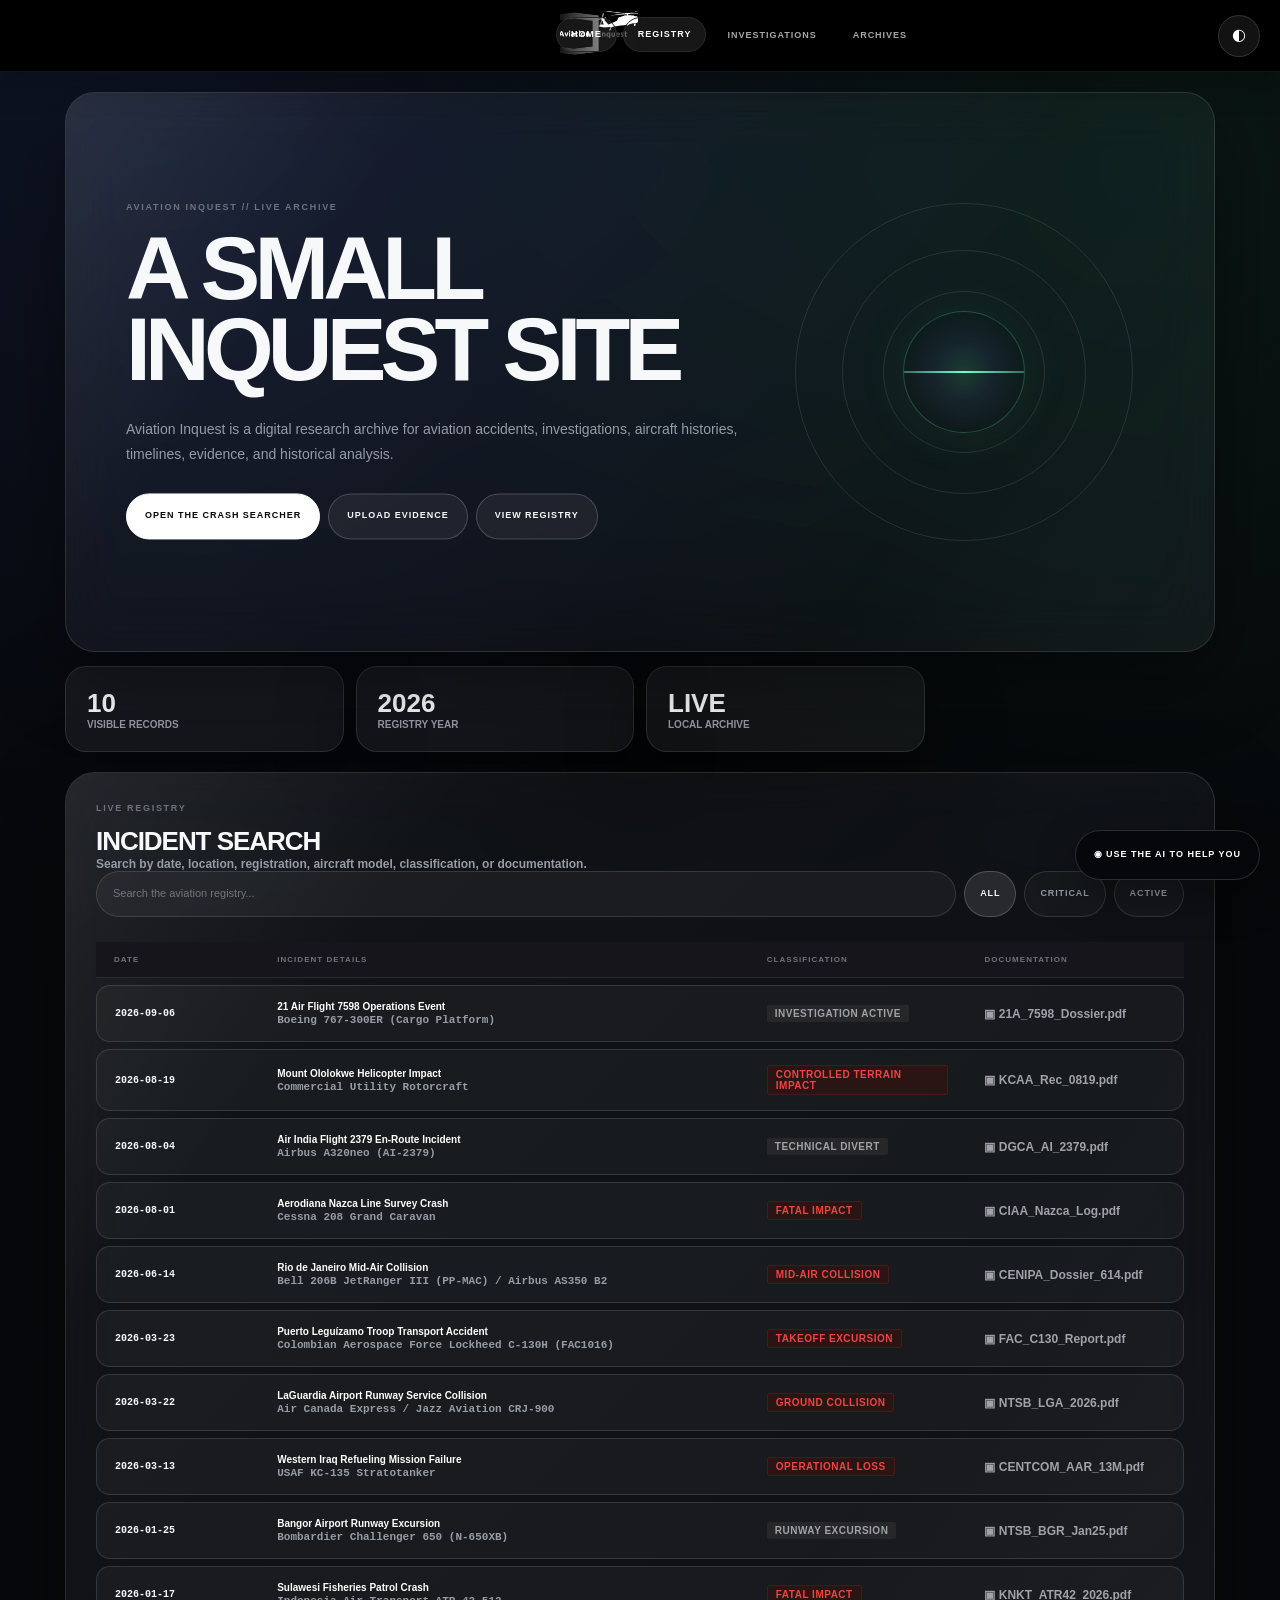
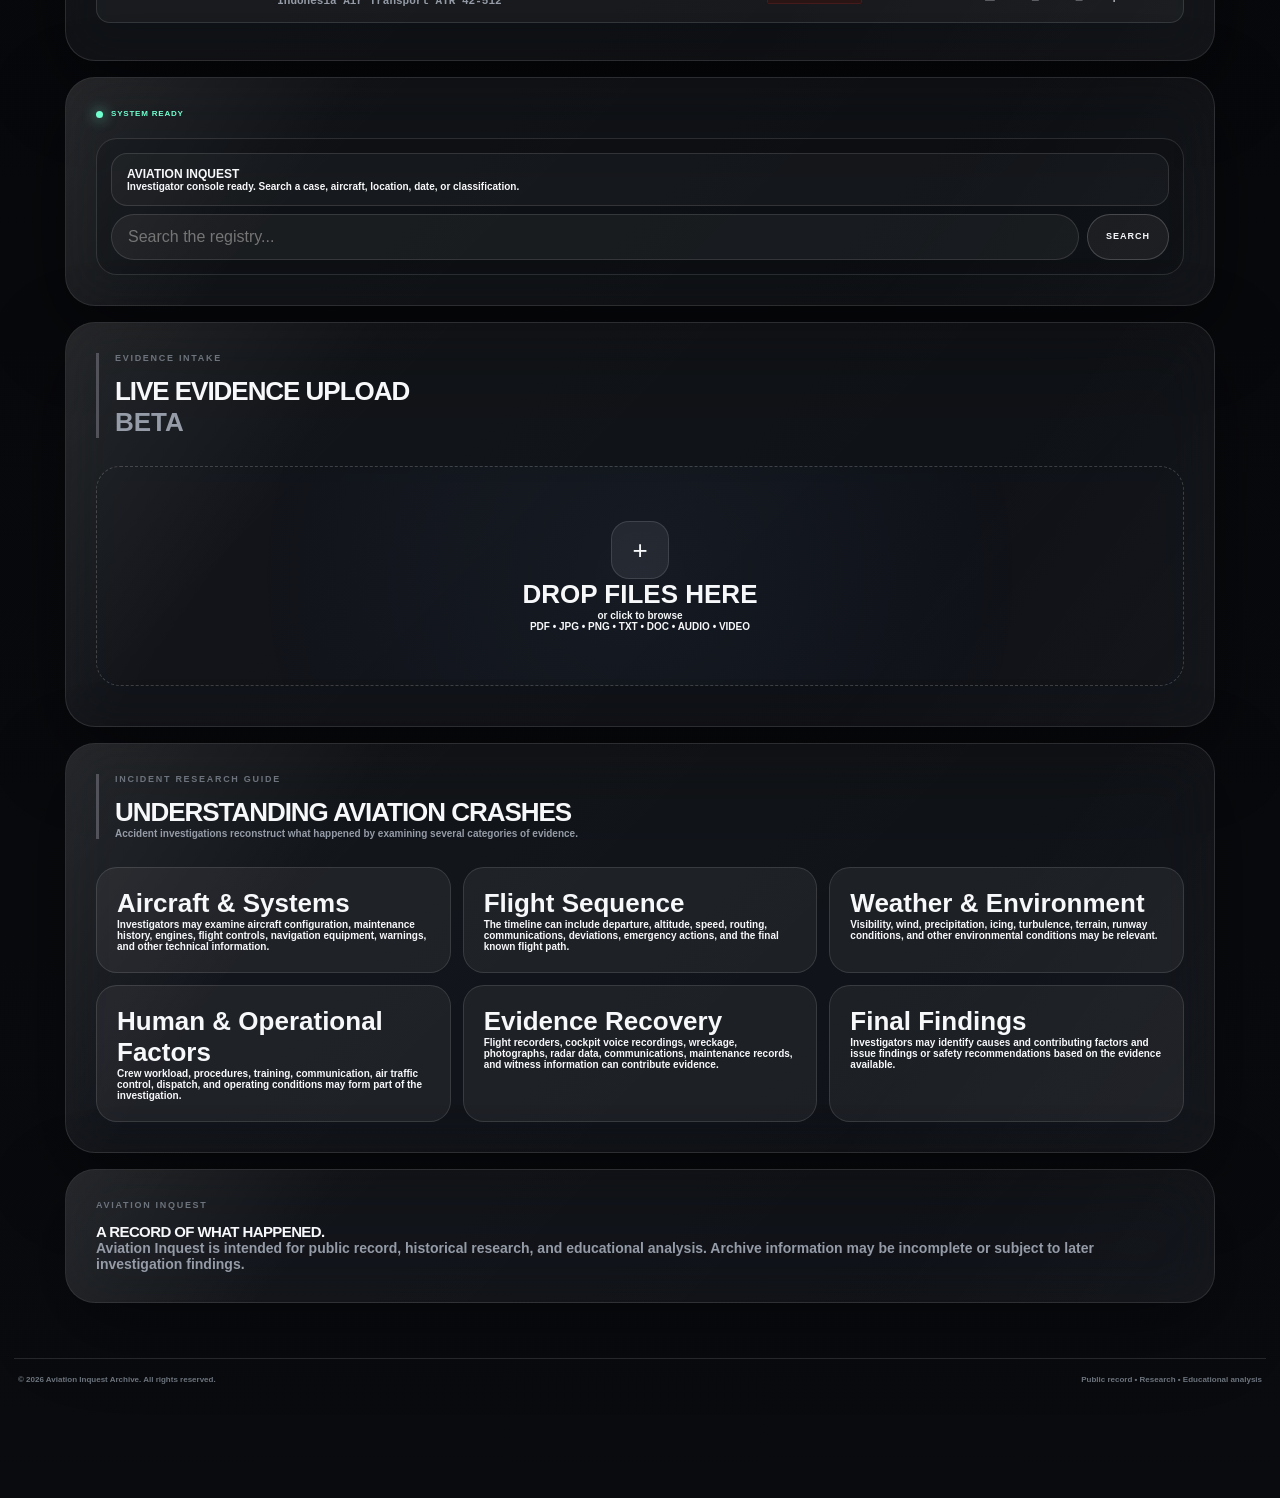
<file: index.html>
<!DOCTYPE html>
<html lang="en"><head>
<meta charset="UTF-8">
<meta name="viewport" content="width=device-width,initial-scale=1.0">
<title>Aviation Inquest | Home</title>
<link rel="stylesheet" href="styles.css">
<style>
:root{--bg:#050608;--bg2:#090b0f;--text:#f7f8fa;--muted:#959ca7;--muted2:#6d747d;--panel:rgba(255,255,255,.055);--panel2:rgba(255,255,255,.03);--stroke:rgba(255,255,255,.12);--stroke2:rgba(255,255,255,.19);--accent:#7ea9ff;--green:#71ffd0;--danger:#ff6767;--shadow:0 24px 80px rgba(0,0,0,.42)}
*{box-sizing:border-box}html{scroll-behavior:smooth}body{margin:0!important;min-height:100vh;background:radial-gradient(circle at 10% 0%,rgba(85,130,255,.12),transparent 28%),radial-gradient(circle at 90% 5%,rgba(80,255,195,.07),transparent 24%),linear-gradient(180deg,var(--bg),var(--bg2))!important;color:var(--text)!important;overflow-x:hidden;transition:background .25s ease,color .25s ease}.light-mode{--bg:#f4f7fa;--bg2:#e8edf3;--text:#11151b;--muted:#5e6773;--muted2:#7b8490;--panel:rgba(255,255,255,.82);--panel2:rgba(255,255,255,.62);--stroke:rgba(18,28,42,.11);--stroke2:rgba(18,28,42,.18);--shadow:0 24px 70px rgba(35,48,65,.12);background:linear-gradient(180deg,var(--bg),var(--bg2))!important}
body>nav{position:sticky!important;top:0!important;z-index:9000!important;width:100%!important;height:72px!important;margin:0!important;padding:0 20px!important;display:flex!important;align-items:center!important;justify-content:space-between!important;background:#000!important;border-bottom:1px solid rgba(255,255,255,.08)!important;box-shadow:0 10px 35px rgba(0,0,0,.22)!important}.logo-area{flex:0 0 88px!important;display:flex!important;align-items:center!important}.logo-area a{width:78px!important;height:46px!important;display:flex!important;align-items:center!important;overflow:hidden!important;text-decoration:none!important}.logo-image{width:88px!important;height:62px!important;object-fit:contain!important;transform:scale(1.08)!important;display:block!important}.nav-links{display:flex!important;align-items:center!important;gap:6px!important}.nav-links a{color:rgba(255,255,255,.65)!important;text-decoration:none!important;padding:10px 14px!important;border-radius:999px!important;font-size:9px!important;font-weight:900!important;letter-spacing:.11em!important;transition:.18s ease!important}.nav-links a:hover,.nav-links a.active{color:#fff!important;background:rgba(255,255,255,.09)!important;transform:translateY(-1px)}
.theme-toggle{width:42px;height:42px;border:1px solid rgba(255,255,255,.14);border-radius:50%;background:rgba(255,255,255,.07);color:#fff;cursor:pointer;font-size:16px;display:grid;place-items:center;transition:.18s ease}.theme-toggle:hover{transform:rotate(10deg) scale(1.04);background:rgba(255,255,255,.12)}
body>.container{width:min(1400px,calc(100% - 28px))!important;margin:20px auto 55px!important;padding:0!important}section{scroll-margin-top:92px}.glass-hero,.glass-panel{position:relative;overflow:hidden;border:1px solid var(--stroke)!important;border-radius:30px!important;background:linear-gradient(135deg,var(--panel),var(--panel2))!important;box-shadow:var(--shadow)!important;backdrop-filter:blur(28px) saturate(150%)!important;-webkit-backdrop-filter:blur(28px) saturate(150%)!important}.glass-hero:before,.glass-panel:before{content:"";position:absolute;inset:0;pointer-events:none;background:linear-gradient(125deg,rgba(255,255,255,.075),transparent 23%,transparent 72%,rgba(255,255,255,.025))}.glass-hero{min-height:560px;padding:clamp(28px,6vw,70px);display:flex;align-items:center;justify-content:space-between;gap:36px}.hero-copy{position:relative;z-index:2;max-width:760px}.eyebrow{color:var(--muted2)!important;font-size:9px!important;font-weight:900!important;letter-spacing:.19em!important;margin-bottom:13px!important}.hero-copy h1{margin:0!important;font-size:clamp(48px,7vw,94px)!important;line-height:.91!important;letter-spacing:-.065em!important}.hero-copy h1 span{background:linear-gradient(90deg,var(--text),var(--accent),var(--green));-webkit-background-clip:text;background-clip:text;color:transparent}.hero-copy p{max-width:700px;color:var(--muted)!important;font-size:14px!important;line-height:1.8!important;margin:26px 0!important}.hero-actions,.toolbar,.ai-input{display:flex!important;flex-wrap:wrap;gap:8px!important}.action-btn{appearance:none;display:inline-flex!important;align-items:center!important;justify-content:center!important;min-height:46px;padding:0 18px!important;border:1px solid var(--stroke2)!important;border-radius:999px!important;background:rgba(255,255,255,.06)!important;color:var(--text)!important;text-decoration:none!important;font-size:9px!important;font-weight:900!important;letter-spacing:.11em!important;cursor:pointer;transition:.18s ease!important}.action-btn:hover{transform:translateY(-2px)!important;background:rgba(255,255,255,.11)!important;box-shadow:0 12px 28px rgba(0,0,0,.13)}.action-btn.primary{background:#fff!important;color:#08090b!important;border-color:#fff!important}.hero-visual{width:360px;aspect-ratio:1;flex-shrink:0;position:relative;display:grid;place-items:center}.radar-ring{position:absolute;border:1px solid rgba(255,255,255,.10);border-radius:50%}.radar-one{width:45%;height:45%}.radar-two{width:68%;height:68%}.radar-three{width:94%;height:94%}.radar-core{position:relative;width:34%;aspect-ratio:1;border:1px solid rgba(110,255,200,.23);border-radius:50%;display:grid;place-items:center;overflow:hidden;background:radial-gradient(circle,rgba(110,255,190,.15),rgba(100,140,255,.08),transparent 70%);box-shadow:0 0 55px rgba(100,255,190,.08)}.radar-core:before{content:"";position:absolute;width:160%;height:2px;background:linear-gradient(90deg,transparent,var(--green),transparent);animation:sweep 3s linear infinite}.radar-core span{position:relative;z-index:2;font-size:25px;font-weight:900}@keyframes sweep{to{transform:rotate(360deg)}}
.stats{display:grid!important;grid-template-columns:repeat(4,minmax(0,1fr))!important;gap:12px!important;margin-top:14px!important}.stat{padding:21px!important;border:1px solid var(--stroke)!important;border-radius:21px!important;background:var(--panel)!important;box-shadow:var(--shadow)}.stat strong{display:block;color:var(--text)!important;font-size:26px!important}.stat span{display:block;margin-top:4px;color:var(--muted)!important;font-size:10px!important}.glass-panel{margin-top:16px;padding:30px!important}.glass-panel>header,.ai-header{position:relative;z-index:2}.glass-panel header h2{color:var(--text)!important;letter-spacing:-.04em!important;margin-top:0}.glass-panel header p{color:var(--muted)!important}.search-wrap{flex:1 1 320px;position:relative}.search-box{width:100%!important;min-height:46px;padding:0 45px 0 16px!important;border:1px solid var(--stroke)!important;border-radius:999px!important;outline:none!important;background:rgba(255,255,255,.045)!important;color:var(--text)!important;font-size:11px!important}.light-mode .search-box{background:rgba(255,255,255,.82)!important}.clear-search{position:absolute;right:6px;top:6px;width:34px;height:34px;border:0;border-radius:50%;background:rgba(255,255,255,.08);color:var(--muted);cursor:pointer}.filter-btn{min-height:44px;padding:0 15px;border:1px solid var(--stroke)!important;border-radius:999px;background:var(--panel2)!important;color:var(--muted)!important;font-size:9px;font-weight:900;letter-spacing:.1em;cursor:pointer}.filter-btn.active,.filter-btn:hover{color:var(--text)!important;background:rgba(255,255,255,.1)!important;border-color:var(--stroke2)!important}.registry-table{position:relative;z-index:2;width:100%!important;margin-top:18px!important;border-collapse:separate!important;border-spacing:0 7px!important}.registry-table thead th{color:var(--muted2)!important;font-size:8px!important;letter-spacing:.13em!important;text-align:left}.registry-table tbody tr{background:rgba(255,255,255,.035);transition:.18s ease}.registry-table tbody tr:hover{background:rgba(255,255,255,.08);transform:translateX(2px)}.registry-table td{color:var(--text)!important;border-top:1px solid var(--stroke)!important;border-bottom:1px solid var(--stroke)!important;font-size:10px!important}.registry-table td:first-child{border-left:1px solid var(--stroke)!important;border-radius:14px 0 0 14px}.registry-table td:last-child{border-right:1px solid var(--stroke)!important;border-radius:0 14px 14px 0}.ai-header{display:flex;justify-content:space-between;align-items:flex-start;gap:20px}.ai-status{display:inline-flex;align-items:center;gap:8px;color:var(--green);font-size:8px;font-weight:900;letter-spacing:.1em}.ai-status span{width:7px;height:7px;border-radius:50%;background:var(--green);box-shadow:0 0 14px var(--green)}.ai-console{position:relative;z-index:2;margin-top:18px;padding:14px;border:1px solid var(--stroke);border-radius:21px;background:rgba(0,0,0,.14)}.light-mode .ai-console{background:rgba(255,255,255,.4)}.ai-message{padding:13px 15px;margin-bottom:8px;border:1px solid var(--stroke);border-radius:16px;background:rgba(255,255,255,.035)}.ai-label{color:var(--muted2);font-size:8px;font-weight:900;letter-spacing:.12em;margin-bottom:6px}.ai-message p{margin:0;color:var(--muted);font-size:11px;line-height:1.65}.ai-input input{flex:1;min-width:0;height:46px;padding:0 16px;border:1px solid var(--stroke);border-radius:999px;outline:none;background:rgba(255,255,255,.05);color:var(--text)}.upload-zone{position:relative;z-index:2;min-height:220px;margin-top:18px;display:flex;flex-direction:column;align-items:center;justify-content:center;text-align:center;border:1px dashed var(--stroke2);border-radius:24px;background:radial-gradient(circle,rgba(110,170,255,.05),transparent 70%);cursor:pointer;transition:.18s ease}.upload-zone:hover,.upload-zone.dragging{transform:translateY(-2px);border-color:rgba(110,255,190,.5);background:radial-gradient(circle,rgba(110,255,190,.09),transparent 70%)}.upload-symbol{width:58px;height:58px;display:grid;place-items:center;border-radius:18px;background:rgba(255,255,255,.07);border:1px solid var(--stroke);font-size:26px}.upload-zone h3{margin:14px 0 5px;font-size:11px;letter-spacing:.13em}.upload-zone p{margin:0;color:var(--muted);font-size:10px}.upload-zone span{margin-top:9px;color:var(--muted2);font-size:8px}.uploaded-files{position:relative;z-index:2;display:grid;gap:8px;margin-top:10px}.card-grid{position:relative;z-index:2;display:grid;grid-template-columns:repeat(3,minmax(0,1fr));gap:12px;margin-top:18px}.card{padding:20px;border:1px solid var(--stroke);border-radius:21px;background:var(--panel);transition:.18s ease}.card:hover{transform:translateY(-3px);background:var(--panel)}.card h3{margin:0 0 8px;color:var(--text);font-size:14px}.card p{margin:0;color:var(--muted);font-size:10px;line-height:1.75}.ai-launch{position:fixed!important;right:20px!important;bottom:20px!important;z-index:9500!important;min-height:50px;padding:0 18px;border:1px solid rgba(255,255,255,.15);border-radius:999px;background:rgba(5,7,10,.9);color:#fff;box-shadow:0 16px 40px rgba(0,0,0,.35);backdrop-filter:blur(18px);font-size:9px;font-weight:900;letter-spacing:.11em;cursor:pointer}.ai-window{position:fixed!important;right:20px!important;bottom:80px!important;z-index:9600!important;width:min(390px,calc(100vw - 24px));border:1px solid rgba(255,255,255,.14);border-radius:26px;overflow:hidden;background:rgba(7,9,12,.95);color:#fff;box-shadow:0 30px 90px rgba(0,0,0,.55);backdrop-filter:blur(28px);opacity:0;pointer-events:none;transform:translateY(14px) scale(.98);transition:.2s ease}.ai-window.open{opacity:1;pointer-events:auto;transform:translateY(0) scale(1)}.ai-window-head{display:flex;align-items:center;justify-content:space-between;padding:15px 16px;border-bottom:1px solid rgba(255,255,255,.08)}.ai-window-title{display:flex;flex-direction:column;gap:3px}.ai-window-title strong{font-size:10px;letter-spacing:.1em}.ai-window-title span{color:var(--green);font-size:7px;font-weight:900;letter-spacing:.1em}.ai-close{width:34px;height:34px;border:0;border-radius:50%;background:rgba(255,255,255,.07);color:#fff;cursor:pointer;font-size:17px}.ai-window-body{padding:22px}.ai-orb{width:60px;height:60px;margin:0 auto 15px;display:grid;place-items:center;border:1px solid rgba(110,255,190,.22);border-radius:50%;background:radial-gradient(circle,rgba(110,255,190,.18),rgba(90,130,255,.08),transparent 70%);font-size:18px;font-weight:900}.ai-window-body h2{margin:0;text-align:center;font-size:18px}.ai-window-body p{margin:9px 0 15px;color:rgba(255,255,255,.56);font-size:10px;line-height:1.7;text-align:center}.ai-provider{width:100%;min-height:48px;margin-top:8px;border:1px solid rgba(255,255,255,.11);border-radius:15px;background:rgba(255,255,255,.055);color:#fff;cursor:pointer;font-size:9px;font-weight:900;letter-spacing:.1em}.ai-provider:hover{background:rgba(255,255,255,.1);transform:translateY(-2px)}.ai-context{margin:0 0 13px;padding:11px 12px;border:1px solid rgba(255,255,255,.1);border-radius:14px;background:rgba(255,255,255,.045)}.ai-context b{display:block;color:#9ca4ad;font-size:7px;letter-spacing:.12em;margin-bottom:5px}.ai-context span{color:#cbd0d6;font-size:9px;line-height:1.5}.ai-window-note{margin-top:14px;color:rgba(255,255,255,.32);font-size:8px;line-height:1.55;text-align:center}body>footer{position:relative!important;left:auto!important;right:auto!important;bottom:auto!important;width:min(1400px,calc(100% - 28px))!important;margin:0 auto 26px!important;padding:16px 4px!important;display:flex!important;justify-content:space-between!important;align-items:center!important;gap:20px;border-top:1px solid var(--stroke)!important;background:transparent!important;color:var(--muted2)!important;font-size:8px!important;box-shadow:none!important}
@media(max-width:900px){.hero-visual{display:none}.stats{grid-template-columns:repeat(2,minmax(0,1fr))!important}.card-grid{grid-template-columns:repeat(2,minmax(0,1fr))}.ai-header{flex-direction:column}}
@media(max-width:650px){body>nav{height:64px!important;padding:0 10px!important}.logo-area{flex-basis:76px!important}.logo-area a{width:70px!important}.logo-image{width:78px!important;height:58px!important}.nav-links{display:none!important}body>.container{width:calc(100% - 14px)!important;margin-top:8px!important}.glass-hero{padding:30px 22px!important;border-radius:25px!important}.hero-copy h1{font-size:48px!important}.stats{grid-template-columns:1fr 1fr!important}.card-grid{grid-template-columns:1fr!important}.ai-input{flex-direction:column!important}.ai-input .action-btn{width:100%}body>footer{flex-direction:column!important;align-items:flex-start!important}.registry-table{display:block;overflow-x:auto}.ai-launch{right:12px!important;bottom:12px!important}}
  </style>
<style>
/* ============================================
   HTML Visual Editor v2 — Injected Styles (embedded)
   Design: Claude Design System
   ============================================ */

[data-hve-hovered] {
  outline: 2px dashed #cc785c !important;
  outline-offset: 2px !important;
  cursor: pointer !important;
}

td[data-hve-hovered],
th[data-hve-hovered],
tr[data-hve-hovered] {
  outline-offset: -2px !important;
}

[data-hve-selected] {
  outline: 2px solid #cc785c !important;
  outline-offset: 2px !important;
  cursor: default;
  touch-action: none;
}

[data-hve-dragging] {
  touch-action: none;
}

[data-hve-handle] {
  touch-action: none;
}

[data-hve-selected]:not(td):not(th):not(tr):not(thead):not(tbody):not(tfoot):not(table) {
  position: relative;
}


td[data-hve-selected],
th[data-hve-selected],
tr[data-hve-selected] {
  outline-offset: -2px !important;
}

table[data-hve-selected] {
  outline-offset: 2px !important;
  position: relative;
}

[data-hve-dragging] {
  opacity: 0.85 !important;
  outline: 2px dashed #a9583e !important;
  cursor: grabbing !important;
  box-shadow: 0 8px 32px rgba(20,20,19,0.2), 0 2px 8px rgba(204,120,92,0.15) !important;
  transition: box-shadow 0.15s ease, opacity 0.15s ease !important;
  z-index: 10000 !important;
}

[data-hve-editing] {
  outline: 2px solid #a9583e !important;
  outline-offset: 2px !important;
  cursor: text !important;
  min-height: 1em;
}

td[data-hve-editing],
th[data-hve-editing] {
  outline-offset: -2px !important;
}

/* Firefox scrollbar styling */
[data-hve-editor],
[data-hve-toolbar],
[data-hve-context-menu],
[data-hve-page-sorter],
[data-hve-chart-panel] {
  scrollbar-width: thin;
  scrollbar-color: #8e8b82 transparent;
}

/* ---- Floating Toolbar ---- */
[data-hve-toolbar] {
  position: fixed;
  display: none;
  align-items: center;
  gap: 2px;
  padding: 6px 10px;
  background: #faf9f5;
  border: 1px solid #e6dfd8;
  border-radius: 14px;
  box-shadow: 0 4px 24px rgba(20,20,19,0.12), 0 1px 4px rgba(20,20,19,0.08);
  z-index: 2147483644;
  font-family: "Inter", -apple-system, BlinkMacSystemFont, "Segoe UI", Roboto, sans-serif;
  user-select: none;
  backdrop-filter: blur(8px);
  writing-mode: horizontal-tb;
  direction: ltr;
  text-align: left;
  word-break: normal;
  word-wrap: normal;
  overflow-wrap: normal;
  white-space: nowrap;
  line-height: 1.4;
  text-transform: none;
  letter-spacing: normal;
  text-indent: 0;
  text-decoration: none;
  box-sizing: border-box;
}

[data-hve-toolbar] .hve-tb-group {
  display: flex;
  align-items: center;
  gap: 2px;
}

[data-hve-toolbar] * {
  writing-mode: horizontal-tb;
  direction: ltr;
  word-break: normal;
  box-sizing: border-box;
}

[data-hve-toolbar] .hve-tb-sep {
  width: 1px;
  height: 22px;
  background: #e6dfd8;
  margin: 0 4px;
}

[data-hve-toolbar] button {
  display: flex;
  align-items: center;
  justify-content: center;
  width: 30px;
  height: 30px;
  border: none;
  border-radius: 8px;
  background: transparent;
  cursor: pointer;
  font-size: 13px;
  color: #3d3d3a;
  transition: all 0.15s ease;
  padding: 0;
  position: relative;
  white-space: nowrap;
  overflow: hidden;
}

[data-hve-toolbar] button:hover {
  background: #f5f0e8;
  color: #141413;
}

[data-hve-toolbar] button:active {
  background: #e6dfd8;
  transform: scale(0.93);
}

[data-hve-toolbar] button.hve-active {
  background: #cc785c;
  color: white;
}

[data-hve-toolbar] button.hve-active:hover {
  background: #a9583e;
}

[data-hve-toolbar] .hve-tb-label {
  font-size: 11px;
  font-weight: 600;
  letter-spacing: 0.3px;
  white-space: nowrap;
  overflow: hidden;
  text-overflow: ellipsis;
  max-width: 64px;
  display: inline-block;
  vertical-align: middle;
}

/* ---- Dropdown ---- */
[data-hve-dropdown] {
  position: fixed;
  background: #faf9f5;
  border: 1px solid #e6dfd8;
  border-radius: 12px;
  box-shadow: 0 8px 32px rgba(20,20,19,0.15);
  padding: 6px;
  z-index: 2147483645;
  min-width: 140px;
  max-height: 320px;
  overflow-y: auto;
  animation: hve-dropdown-in 0.15s ease;
  white-space: normal;
}

[data-hve-dropdown] .hve-dd-item {
  display: flex;
  align-items: center;
  gap: 8px;
  padding: 8px 12px;
  border-radius: 8px;
  cursor: pointer;
  font-size: 13px;
  color: #3d3d3a;
  transition: background 0.12s;
  white-space: nowrap;
}

[data-hve-dropdown] .hve-dd-item:hover {
  background: #f5f0e8;
  color: #141413;
}

[data-hve-dropdown] .hve-dd-item .hve-dd-icon {
  font-size: 15px;
  width: 20px;
  text-align: center;
}

[data-hve-dropdown] .hve-dd-divider {
  height: 1px;
  background: #e6dfd8;
  margin: 4px 0;
}

@keyframes hve-dropdown-in {
  from { opacity: 0; transform: translateX(-50%) translateY(-4px); }
  to { opacity: 1; transform: translateX(-50%) translateY(0); }
}

/* ---- Insert Indicator ---- */
[data-hve-insert-indicator] {
  position: absolute;
  left: 0;
  right: 0;
  height: 3px;
  background: #cc785c;
  border-radius: 2px;
  pointer-events: none;
  z-index: 2147483640;
  animation: hve-indicator-pulse 1.5s ease infinite;
}

@keyframes hve-indicator-pulse {
  0%, 100% { opacity: 0.6; }
  50% { opacity: 1; }
}

/* ---- Insert Panel ---- */
[data-hve-insert-panel] {
  position: fixed;
  z-index: 2147483646;
  background: #faf9f5;
  border: 1px solid #e6dfd8;
  border-radius: 16px;
  box-shadow: 0 8px 40px rgba(20,20,19,0.18), 0 2px 8px rgba(20,20,19,0.08);
  padding: 8px;
  min-width: 200px;
  font-family: "Inter", -apple-system, BlinkMacSystemFont, "Segoe UI", Roboto, sans-serif;
  animation: hve-panel-in 0.2s cubic-bezier(0.4, 0, 0.2, 1);
}

[data-hve-insert-panel] .hve-ip-title {
  font-size: 11px;
  font-weight: 600;
  color: #8e8b82;
  text-transform: uppercase;
  letter-spacing: 0.8px;
  padding: 8px 12px 6px;
}

[data-hve-insert-panel] .hve-ip-item {
  display: flex;
  align-items: center;
  gap: 10px;
  padding: 10px 12px;
  border-radius: 10px;
  cursor: pointer;
  transition: background 0.12s;
}

[data-hve-insert-panel] .hve-ip-item:hover {
  background: #f5f0e8;
}

[data-hve-insert-panel] .hve-ip-icon {
  width: 32px;
  height: 32px;
  border-radius: 8px;
  display: flex;
  align-items: center;
  justify-content: center;
  font-size: 16px;
  background: #f5f0e8;
}

[data-hve-insert-panel] .hve-ip-text {
  display: flex;
  flex-direction: column;
}

[data-hve-insert-panel] .hve-ip-text span:first-child {
  font-size: 13px;
  font-weight: 500;
  color: #141413;
}

[data-hve-insert-panel] .hve-ip-text span:last-child {
  font-size: 11px;
  color: #8e8b82;
  margin-top: 1px;
}

@keyframes hve-panel-in {
  from { opacity: 0; transform: scale(0.95); }
  to { opacity: 1; transform: scale(1); }
}

/* ---- Dialog ---- */
[data-hve-dialog-overlay] {
  position: fixed;
  top: 0; left: 0; right: 0; bottom: 0;
  background: rgba(20,20,19,0.4);
  backdrop-filter: blur(4px);
  z-index: 2147483645;
  animation: hve-fade-in 0.2s ease;
}

[data-hve-dialog] {
  position: fixed;
  top: 50%; left: 50%;
  transform: translate(-50%,-50%);
  z-index: 2147483646;
  background: #faf9f5;
  border: 1px solid #e6dfd8;
  border-radius: 16px;
  box-shadow: 0 16px 48px rgba(20,20,19,0.2);
  padding: 28px;
  min-width: 320px;
  font-family: "Inter", -apple-system, BlinkMacSystemFont, "Segoe UI", Roboto, sans-serif;
  animation: hve-dialog-in 0.25s cubic-bezier(0.4, 0, 0.2, 1);
}

[data-hve-dialog] h3 {
  font-size: 17px;
  font-weight: 600;
  color: #141413;
  margin-bottom: 20px;
}

[data-hve-dialog] label {
  display: block;
  font-size: 12px;
  font-weight: 500;
  color: #6c6a64;
  margin-bottom: 6px;
}

[data-hve-dialog] input[type="number"],
[data-hve-dialog] input[type="text"],
[data-hve-dialog] select {
  width: 100%;
  padding: 10px 12px;
  border: 1px solid #e6dfd8;
  border-radius: 10px;
  font-size: 14px;
  font-family: inherit;
  background: #faf9f5;
  color: #141413;
  transition: border-color 0.2s;
}

[data-hve-dialog] input:focus,
[data-hve-dialog] select:focus {
  outline: none;
  border-color: #cc785c;
  box-shadow: 0 0 0 3px rgba(204,120,92,0.12);
}

[data-hve-dialog] .hve-dialog-actions {
  display: flex;
  gap: 8px;
  justify-content: flex-end;
  margin-top: 24px;
}

[data-hve-dialog] .hve-btn-cancel {
  padding: 9px 18px;
  border: 1px solid #e6dfd8;
  border-radius: 10px;
  background: #faf9f5;
  cursor: pointer;
  font-size: 13px;
  font-weight: 500;
  color: #3d3d3a;
  font-family: inherit;
  transition: all 0.15s;
}

[data-hve-dialog] .hve-btn-cancel:hover {
  background: #f5f0e8;
}

[data-hve-dialog] .hve-btn-confirm {
  padding: 9px 18px;
  border: none;
  border-radius: 10px;
  background: linear-gradient(135deg, #cc785c, #a9583e);
  color: white;
  cursor: pointer;
  font-size: 13px;
  font-weight: 600;
  font-family: inherit;
  box-shadow: 0 2px 8px rgba(204,120,92,0.3);
  transition: all 0.15s;
}

[data-hve-dialog] .hve-btn-confirm:hover {
  background: #a9583e;
  box-shadow: 0 4px 12px rgba(204,120,92,0.4);
}

@keyframes hve-dialog-in {
  from { opacity: 0; transform: translate(-50%,-50%) scale(0.95); }
  to { opacity: 1; transform: translate(-50%,-50%) scale(1); }
}

@keyframes hve-fade-in {
  from { opacity: 0; }
  to { opacity: 1; }
}

/* ---- Toast ---- */
@keyframes hve-toast-in {
  from { opacity: 0; transform: translateX(-50%) translateY(-10px); }
  to { opacity: 1; transform: translateX(-50%) translateY(0); }
}

/* ---- Resize Handles ---- */
[data-hve-resize-container] {
  pointer-events: none;
}

[data-hve-handle] {
  pointer-events: all;
  transition: background 0.15s, transform 0.15s;
}

[data-hve-handle]:hover {
  background: #a9583e !important;
  transform: scale(1.3);
}

/* ---- Context Menu ---- */
[data-hve-context-menu] {
  position: fixed;
  z-index: 2147483647;
  background: #faf9f5;
  border: 1px solid #e6dfd8;
  border-radius: 12px;
  box-shadow: 0 8px 32px rgba(20,20,19,0.15);
  padding: 6px;
  min-width: 180px;
  font-family: "Inter", -apple-system, BlinkMacSystemFont, "Segoe UI", Roboto, sans-serif;
  animation: hve-dropdown-in 0.15s ease;
}

[data-hve-context-menu] .hve-cm-item {
  display: flex;
  align-items: center;
  gap: 10px;
  padding: 8px 12px;
  border-radius: 8px;
  cursor: pointer;
  font-size: 13px;
  color: #3d3d3a;
  transition: background 0.12s;
}

[data-hve-context-menu] .hve-cm-item:hover {
  background: #f5f0e8;
  color: #141413;
}

[data-hve-context-menu] .hve-cm-item.danger {
  color: #EF4444;
}

[data-hve-context-menu] .hve-cm-item.danger:hover {
  background: #FEF2F2;
}

[data-hve-context-menu] .hve-cm-divider {
  height: 1px;
  background: #e6dfd8;
  margin: 4px 0;
}

[data-hve-context-menu] .hve-cm-icon {
  width: 18px;
  text-align: center;
  font-size: 14px;
}

[data-hve-context-menu] .hve-cm-shortcut {
  margin-left: auto;
  font-size: 11px;
  color: #e6dfd8;
  font-family: 'SF Mono', monospace;
}

/* ---- Status Indicator ---- */
[data-hve-status] {
  position: fixed;
  bottom: 20px;
  right: 20px;
  z-index: 2147483647;
  display: flex;
  align-items: center;
  gap: 8px;
  padding: 10px 18px;
  background: linear-gradient(135deg, #cc785c, #a9583e);
  color: white;
  border-radius: 24px;
  font: 13px/1.4 "Inter", -apple-system, BlinkMacSystemFont, "Segoe UI", Roboto, sans-serif;
  font-weight: 500;
  box-shadow: 0 4px 16px rgba(204,120,92,0.35);
  cursor: pointer;
  user-select: none;
  transition: all 0.2s;
}

[data-hve-status]:hover {
  transform: translateY(-2px);
  box-shadow: 0 6px 20px rgba(204,120,92,0.45);
}

[data-hve-status] .hve-status-dot {
  width: 8px;
  height: 8px;
  background: #10B981;
  border-radius: 50%;
  animation: hve-pulse 2s ease infinite;
}

@keyframes hve-pulse {
  0%, 100% { opacity: 1; }
  50% { opacity: 0.5; }
}

/* ---- Quick Add Button ---- */
[data-hve-quick-add] {
  user-select: none;
  -webkit-user-select: none;
}

/* ---- Multi-select ---- */
[data-hve-multi-selected] {
  outline: 2px solid #cc785c !important;
  outline-offset: 2px !important;
  cursor: move !important;
  box-shadow: 0 0 0 4px rgba(204, 120, 92, 0.12) !important;
}

[data-hve-marquee-preview] {
  outline: 2px dashed #cc785c !important;
  outline-offset: 1px !important;
  box-shadow: 0 0 0 3px rgba(204, 120, 92, 0.1) !important;
}

[data-hve-marquee] {
  transition: none !important;
}

[data-hve-multi-toast] {
  position: fixed;
  bottom: 64px;
  right: 20px;
  z-index: 2147483647;
  display: flex;
  flex-direction: column;
  gap: 6px;
  padding: 12px 14px;
  background: #faf9f5;
  border: 1px solid #e6dfd8;
  border-radius: 14px;
  font: 13px/1.4 "Inter", -apple-system, BlinkMacSystemFont, "Segoe UI", Roboto, sans-serif;
  color: #3d3d3a;
  box-shadow: 0 4px 16px rgba(20, 20, 19, 0.12);
  user-select: none;
  animation: hve-panel-in 0.2s cubic-bezier(0.4, 0, 0.2, 1);
}

[data-hve-multi-toast] .hve-multi-info-row {
  display: flex;
  align-items: center;
  gap: 8px;
}

[data-hve-multi-toast] .hve-multi-dot {
  width: 8px;
  height: 8px;
  background: #cc785c;
  border-radius: 50%;
  flex-shrink: 0;
}

[data-hve-multi-toast] b {
  color: #cc785c;
  font-weight: 700;
}

[data-hve-multi-toast] .hve-multi-actions {
  display: flex;
  align-items: center;
  gap: 3px;
  padding: 4px 0;
}

[data-hve-multi-toast] .hve-multi-actions button {
  display: flex;
  align-items: center;
  justify-content: center;
  width: 28px;
  height: 28px;
  border: none;
  border-radius: 7px;
  background: transparent;
  cursor: pointer;
  font-size: 12px;
  color: #3d3d3a;
  transition: all 0.12s ease;
  padding: 0;
}

[data-hve-multi-toast] .hve-multi-actions button:hover {
  background: #f5f0e8;
  color: #141413;
}

[data-hve-multi-toast] .hve-multi-actions button:active {
  background: #e6dfd8;
  transform: scale(0.92);
}

[data-hve-multi-toast] .hve-multi-actions .hve-multi-btn-danger:hover {
  background: #FEF2F2;
  color: #EF4444;
}

[data-hve-multi-toast] .hve-multi-sep {
  width: 1px;
  height: 18px;
  background: #e6dfd8;
  margin: 0 3px;
  flex-shrink: 0;
}

[data-hve-multi-toast] .hve-multi-hint {
  color: #e6dfd8;
  font-size: 11px;
}

/* ---- Locked Elements ---- */
[data-hve-locked] {
  cursor: not-allowed !important;
  position: relative;
}

[data-hve-group][data-hve-selected] {
  outline-style: dashed !important;
  outline-color: #5db8a6 !important;
}

[data-hve-group][data-hve-selected]::before {
  content: 'Group' !important;
  background: #5db8a6 !important;
}

[data-hve-locked]::after {
  content: '🔒';
  position: absolute;
  top: 2px;
  right: 2px;
  font-size: 12px;
  z-index: 100;
  pointer-events: none;
  opacity: 0.7;
}

[data-hve-locked][data-hve-selected] {
  outline-color: #8e8b82 !important;
}

[data-hve-context-menu] .hve-cm-item.disabled {
  opacity: 0.4;
  pointer-events: none;
  cursor: default;
}

/* ---- Page Sorter ---- */
[data-hve-page-sorter] {
  position: fixed;
  top: 60px;
  right: 20px;
  z-index: 2147483646;
  background: #faf9f5;
  border: 1px solid #e6dfd8;
  border-radius: 16px;
  box-shadow: 0 8px 40px rgba(20,20,19,0.18), 0 2px 8px rgba(20,20,19,0.08);
  width: 340px;
  max-height: 80vh;
  overflow: hidden;
  display: flex;
  flex-direction: column;
  font-family: "Inter", -apple-system, BlinkMacSystemFont, "Segoe UI", Roboto, sans-serif;
  animation: hve-panel-in 0.25s cubic-bezier(0.4, 0, 0.2, 1);
}

[data-hve-page-sorter] .hve-ps-header {
  display: flex;
  align-items: center;
  gap: 8px;
  padding: 14px 16px;
  border-bottom: 1px solid #e6dfd8;
  background: #f5f0e8;
  border-radius: 16px 16px 0 0;
  flex-shrink: 0;
}

[data-hve-page-sorter] .hve-ps-title {
  font-size: 14px;
  font-weight: 600;
  color: #141413;
}

[data-hve-page-sorter] .hve-ps-count {
  font-size: 11px;
  color: #cc785c;
  background: #efe9de;
  padding: 2px 8px;
  border-radius: 10px;
  font-weight: 500;
}

[data-hve-page-sorter] .hve-ps-close {
  margin-left: auto;
  width: 24px;
  height: 24px;
  border: none;
  background: transparent;
  border-radius: 6px;
  cursor: pointer;
  font-size: 14px;
  color: #8e8b82;
  display: flex;
  align-items: center;
  justify-content: center;
  transition: all 0.15s;
}

[data-hve-page-sorter] .hve-ps-close:hover {
  background: #f5f0e8;
  color: #141413;
}

[data-hve-page-sorter] .hve-ps-list {
  overflow-y: auto;
  padding: 8px;
  flex: 1;
}

[data-hve-page-sorter] .hve-ps-item {
  display: flex;
  align-items: center;
  gap: 10px;
  padding: 8px;
  border-radius: 10px;
  cursor: pointer;
  transition: all 0.15s;
  border: 2px solid transparent;
  margin-bottom: 4px;
}

[data-hve-page-sorter] .hve-ps-item:hover {
  background: #f5f0e8;
}

[data-hve-page-sorter] .hve-ps-item.active {
  border-color: #cc785c;
  background: #efe9de;
}

[data-hve-page-sorter] .hve-ps-item.dragging {
  opacity: 0.5;
  transform: scale(0.95);
}

[data-hve-page-sorter] .hve-ps-item.drag-over {
  border-color: #cc785c;
  background: #efe9de;
}

[data-hve-page-sorter] .hve-ps-thumb {
  flex-shrink: 0;
}

[data-hve-page-sorter] .hve-ps-right {
  flex: 1;
  min-width: 0;
  display: flex;
  flex-direction: column;
  gap: 4px;
}

[data-hve-page-sorter] .hve-ps-info {
  display: flex;
  align-items: center;
  gap: 6px;
}

[data-hve-page-sorter] .hve-ps-num {
  display: inline-flex;
  align-items: center;
  justify-content: center;
  width: 22px;
  height: 22px;
  border-radius: 6px;
  background: #cc785c;
  color: white;
  font-size: 11px;
  font-weight: 700;
  flex-shrink: 0;
}

[data-hve-page-sorter] .hve-ps-name {
  font-size: 12px;
  font-weight: 500;
  color: #141413;
  overflow: hidden;
  text-overflow: ellipsis;
  white-space: nowrap;
}

[data-hve-page-sorter] .hve-ps-actions {
  display: flex;
  gap: 4px;
}

[data-hve-page-sorter] .hve-ps-btn {
  width: 26px;
  height: 26px;
  border: 1px solid #e6dfd8;
  border-radius: 6px;
  background: #faf9f5;
  cursor: pointer;
  font-size: 12px;
  display: flex;
  align-items: center;
  justify-content: center;
  transition: all 0.15s;
  padding: 0;
}

[data-hve-page-sorter] .hve-ps-btn:hover:not(:disabled) {
  background: #f5f0e8;
  border-color: #cc785c;
}

[data-hve-page-sorter] .hve-ps-btn:disabled {
  opacity: 0.3;
  cursor: default;
}

/* ---- Alignment Guides ---- */
[data-hve-guide] {
  pointer-events: none !important;
  opacity: 0.8;
}

/* ---- Format Brush ---- */
[data-hve-format-brush] * {
  cursor: copy !important;
}

[data-hve-format-brush] [data-hve-hovered] {
  outline-color: #5db8a6 !important;
  outline-style: dashed !important;
}

/* ---- Color Panel ---- */
[data-hve-color-panel] {
  position: fixed;
  background: #faf9f5;
  border: 1px solid #e6dfd8;
  border-radius: 14px;
  box-shadow: 0 8px 32px rgba(20,20,19,0.15);
  padding: 12px;
  z-index: 2147483646;
  width: 240px;
  font-family: "Inter", -apple-system, BlinkMacSystemFont, "Segoe UI", Roboto, sans-serif;
  animation: hve-dropdown-in 0.15s ease;
  white-space: normal;
}

[data-hve-color-panel] .hve-cp-title {
  font-size: 11px;
  font-weight: 600;
  color: #8e8b82;
  text-transform: uppercase;
  letter-spacing: 0.5px;
  margin-bottom: 8px;
}

[data-hve-color-panel] .hve-cp-grid {
  display: grid;
  grid-template-columns: repeat(8, 1fr);
  gap: 3px;
  margin-bottom: 10px;
}

[data-hve-color-panel] .hve-cp-swatch {
  width: 22px;
  height: 22px;
  border-radius: 6px;
  cursor: pointer;
  transition: transform 0.1s, box-shadow 0.1s;
  box-sizing: border-box;
}

[data-hve-color-panel] .hve-cp-swatch:hover {
  transform: scale(1.2);
  box-shadow: 0 2px 8px rgba(0,0,0,0.2);
  z-index: 1;
  position: relative;
}

[data-hve-color-panel] .hve-cp-swatch.active {
  outline: 2px solid #cc785c;
  outline-offset: 2px;
  transform: scale(1.15);
}

[data-hve-color-panel] .hve-cp-custom {
  border-top: 1px solid #e6dfd8;
  padding-top: 8px;
}

[data-hve-color-panel] .hve-cp-custom label {
  font-size: 11px;
  font-weight: 500;
  color: #8e8b82;
  display: block;
  margin-bottom: 6px;
}

[data-hve-color-panel] .hve-cp-custom-row {
  display: flex;
  gap: 6px;
  align-items: center;
}

[data-hve-color-panel] .hve-cp-native {
  width: 32px;
  height: 32px;
  border: 1px solid #e6dfd8;
  border-radius: 8px;
  cursor: pointer;
  padding: 2px;
  background: #faf9f5;
  flex-shrink: 0;
}

[data-hve-color-panel] .hve-cp-native::-webkit-color-swatch-wrapper {
  padding: 0;
}

[data-hve-color-panel] .hve-cp-native::-webkit-color-swatch {
  border: none;
  border-radius: 5px;
}

[data-hve-color-panel] .hve-cp-hex {
  flex: 1;
  padding: 6px 8px;
  border: 1px solid #e6dfd8;
  border-radius: 8px;
  font-size: 13px;
  font-family: 'SF Mono', monospace;
  color: #141413;
  background: #faf9f5;
  text-transform: uppercase;
}

[data-hve-color-panel] .hve-cp-hex:focus {
  outline: none;
  border-color: #cc785c;
  box-shadow: 0 0 0 3px rgba(204,120,92,0.12);
}

/* ---- Content Boxes ---- */
[data-hve-content-box] {
  transition: border-color 0.2s, background 0.2s, box-shadow 0.2s;
}

[data-hve-content-box]:hover {
  border-color: #e6dfd8 !important;
}

[data-hve-content-box][data-hve-selected] {
  border-color: #cc785c !important;
  box-shadow: 0 0 0 3px rgba(204, 120, 92, 0.1) !important;
}

[data-hve-content-box].hve-drop-hover {
  border-color: #cc785c !important;
  background: rgba(204, 120, 92, 0.04) !important;
  box-shadow: 0 0 0 3px rgba(204, 120, 92, 0.12) !important;
}

[data-hve-box-toolbar] button:hover {
  border-color: #cc785c !important;
  background: #efe9de !important;
  transform: scale(1.08);
}

[data-hve-box-toolbar] button:active {
  transform: scale(0.95);
}

[data-hve-placeholder] {
  opacity: 0.7;
  transition: opacity 0.2s;
}

[data-hve-content-box]:hover [data-hve-placeholder] {
  opacity: 1;
}

/* ---- Image Drop Overlay ---- */
[data-hve-drop-overlay] {
  position: fixed;
  top: 0; left: 0; right: 0; bottom: 0;
  z-index: 2147483645;
  background: rgba(204, 120, 92, 0.06);
  border: 3px dashed #cc785c;
  pointer-events: none;
  animation: hve-drop-overlay-in 0.25s ease;
}

[data-hve-drop-overlay] .hve-drop-content {
  position: absolute;
  top: 50%; left: 50%;
  transform: translate(-50%, -50%);
  display: flex;
  flex-direction: column;
  align-items: center;
  gap: 12px;
  padding: 32px 48px;
  background: rgba(250, 249, 245, 0.95);
  border: 2px solid #cc785c;
  border-radius: 20px;
  box-shadow: 0 8px 40px rgba(204, 120, 92, 0.2);
  backdrop-filter: blur(8px);
}

[data-hve-drop-overlay] .hve-drop-content span {
  font: 16px/1.4 "Inter", -apple-system, BlinkMacSystemFont, "Segoe UI", Roboto, sans-serif;
  font-weight: 600;
  color: #cc785c;
  letter-spacing: 0.3px;
}

@keyframes hve-drop-overlay-in {
  from { opacity: 0; }
  to { opacity: 1; }
}

[data-hve-drop-indicator] {
  animation: hve-drop-indicator-pulse 1s ease infinite;
}

@keyframes hve-drop-indicator-pulse {
  0%, 100% { opacity: 0.6; }
  50% { opacity: 1; }
}

/* ---- Floating Elements (absolute-positioned, styled identically to flow-mode elements) ---- */

/* Prevent [data-hve-selected] position:relative from overriding float absolute positioning.
   Inline style (position:absolute) already wins over CSS rules, but this guard ensures
   no specificity edge case can break it. */
[data-hve-floating][data-hve-selected] {
  position: absolute !important;
}

@keyframes hve-float-in {
  from { opacity: 0; transform: scale(0.92); }
  to { opacity: 1; transform: scale(1); }
}

[data-hve-floating].hve-float-new {
  animation: hve-float-in 0.25s cubic-bezier(0.4, 0, 0.2, 1);
}

/* ---- Insert Panel Mode Toggle ---- */
.hve-ip-mode-toggle {
  display: flex;
  gap: 4px;
  padding: 6px 8px;
  background: #f5f0e8;
  border-radius: 10px;
  margin: 4px 8px;
}

.hve-ip-mode-btn {
  flex: 1;
  display: flex;
  align-items: center;
  justify-content: center;
  gap: 6px;
  padding: 7px 14px;
  border: none;
  border-radius: 8px;
  background: transparent;
  cursor: pointer;
  font-size: 12px;
  font-weight: 500;
  font-family: inherit;
  color: #6c6a64;
  transition: all 0.15s;
}

.hve-ip-mode-btn:hover {
  color: #3d3d3a;
  background: rgba(255,255,255,0.6);
}

.hve-ip-mode-btn.active {
  background: #faf9f5;
  color: #cc785c;
  font-weight: 600;
  box-shadow: 0 1px 3px rgba(20,20,19,0.08);
}

.hve-ip-divider {
  height: 1px;
  background: #e6dfd8;
  margin: 4px 0;
}

/* ---- PDF Pagination ---- */
[data-hve-pdf-panel] {
  position: fixed;
  right: 16px;
  top: 50%;
  transform: translateY(-50%);
  width: 260px;
  background: #faf9f5;
  border: 1px solid #e6dfd8;
  border-radius: 14px;
  box-shadow: 0 4px 24px rgba(20,20,19,0.12), 0 1px 4px rgba(20,20,19,0.08);
  z-index: 2147483645;
  font-family: "Inter", -apple-system, BlinkMacSystemFont, "Segoe UI", Roboto, sans-serif;
  animation: hve-pdf-panel-in 0.3s cubic-bezier(0.4,0,0.2,1);
  overflow: hidden;
}

@keyframes hve-pdf-panel-in {
  from { opacity: 0; transform: translateY(-50%) translateX(12px); }
  to { opacity: 1; transform: translateY(-50%) translateX(0); }
}

.hve-pdf-header {
  display: flex;
  justify-content: space-between;
  align-items: center;
  padding: 12px 14px;
  border-bottom: 1px solid #e6dfd8;
  background: #f5f0e8;
}

.hve-pdf-title {
  font-size: 13px;
  font-weight: 600;
  color: #141413;
}

.hve-pdf-close {
  width: 22px;
  height: 22px;
  border: none;
  background: transparent;
  border-radius: 6px;
  cursor: pointer;
  color: #6c6a64;
  font-size: 12px;
  display: flex;
  align-items: center;
  justify-content: center;
}

.hve-pdf-close:hover {
  background: #f5f0e8;
  color: #141413;
}

.hve-pdf-body {
  padding: 12px 14px;
}

.hve-pdf-row {
  margin-bottom: 10px;
}

.hve-pdf-row label {
  display: block;
  font-size: 11px;
  color: #6c6a64;
  margin-bottom: 4px;
  font-weight: 500;
}

.hve-pdf-row select,
.hve-pdf-row input[type="number"] {
  width: 100%;
  padding: 5px 8px;
  border: 1px solid #e6dfd8;
  border-radius: 8px;
  font-size: 12px;
  color: #141413;
  background: #faf9f5;
  outline: none;
  box-sizing: border-box;
}

.hve-pdf-row select:focus,
.hve-pdf-row input:focus {
  border-color: #cc785c;
  box-shadow: 0 0 0 2px rgba(204,120,92,0.1);
}

.hve-pdf-row input[type="range"] {
  width: calc(100% - 45px);
  vertical-align: middle;
  accent-color: #cc785c;
}

.hve-pdf-scale-label {
  font-size: 11px;
  color: #6c6a64;
  margin-left: 4px;
}

.hve-pdf-toggle {
  display: flex;
  gap: 4px;
}

.hve-pdf-toggle button {
  flex: 1;
  padding: 5px 10px;
  border: 1px solid #e6dfd8;
  border-radius: 8px;
  background: #faf9f5;
  font-size: 12px;
  color: #6c6a64;
  cursor: pointer;
  transition: all 0.15s;
}

.hve-pdf-toggle button.active {
  background: #efe9de;
  color: #cc785c;
  border-color: #cc785c;
  font-weight: 500;
}

.hve-pdf-margins {
  display: grid;
  grid-template-columns: 1fr 1fr 1fr 1fr;
  gap: 4px;
}

.hve-pdf-margins input {
  width: 100% !important;
  text-align: center;
  padding: 4px 2px !important;
  font-size: 11px !important;
}

.hve-pdf-divider {
  height: 1px;
  background: #e6dfd8;
  margin: 10px 0;
}

.hve-pdf-info {
  font-size: 13px;
  color: #cc785c;
  font-weight: 600;
  text-align: center;
  margin-bottom: 10px;
}

.hve-pdf-actions {
  display: flex;
  flex-direction: column;
  gap: 6px;
}

.hve-pdf-btn-primary {
  width: 100%;
  padding: 8px 12px;
  border: none;
  border-radius: 10px;
  background: linear-gradient(135deg, #cc785c, #a9583e);
  color: white;
  font-size: 13px;
  font-weight: 500;
  cursor: pointer;
  transition: all 0.15s;
}

.hve-pdf-btn-primary:hover {
  box-shadow: 0 2px 12px rgba(204,120,92,0.3);
  transform: translateY(-1px);
}

.hve-pdf-btn {
  width: 100%;
  padding: 6px 12px;
  border: 1px solid #e6dfd8;
  border-radius: 10px;
  background: #faf9f5;
  color: #3d3d3a;
  font-size: 12px;
  cursor: pointer;
  transition: all 0.15s;
}

.hve-pdf-btn:hover {
  background: #f5f0e8;
  border-color: #cc785c;
}

.hve-pdf-row-compact {
  margin-bottom: 6px;
}
.hve-pdf-row-compact label {
  display: flex;
  align-items: center;
  gap: 6px;
  font-size: 12px;
  color: #3d3d3a;
  cursor: pointer;
}
.hve-pdf-row-compact input[type="checkbox"] {
  width: auto;
  accent-color: #cc785c;
}

.hve-pdf-custom-size {
  display: flex;
  align-items: center;
  gap: 6px;
  margin-bottom: 10px;
}
.hve-pdf-custom-size input {
  flex: 1;
  padding: 5px 6px;
  border: 1px solid #e6dfd8;
  border-radius: 8px;
  font-size: 12px;
  color: #141413;
  background: #faf9f5;
  outline: none;
  box-sizing: border-box;
  text-align: center;
}
.hve-pdf-custom-size input:focus {
  border-color: #cc785c;
  box-shadow: 0 0 0 2px rgba(204,120,92,0.1);
}
.hve-pdf-custom-size span {
  font-size: 12px;
  color: #6c6a64;
  flex-shrink: 0;
}

[data-hve-pdf-overlay] {
  position: absolute;
  top: 0;
  left: 0;
  width: 100%;
  pointer-events: none;
  z-index: 2147483639;
}

.hve-pdf-break-line {
  position: absolute;
  left: 0;
  right: 0;
  height: 0;
  border-top: 2px dashed #cc785c;
  pointer-events: none;
}

.hve-pdf-break-line.hve-pdf-break-manual {
  border-top-color: #3B82F6;
  border-top-style: solid;
}

.hve-pdf-break-line.hve-pdf-break-slide {
  border-top-color: #10B981;
  border-top-style: dotted;
}

.hve-pdf-break-label {
  position: absolute;
  left: 12px;
  top: -18px;
  font: 10px/1 "Inter", -apple-system, BlinkMacSystemFont, "Segoe UI", Roboto, sans-serif;
  color: white;
  background: #cc785c;
  padding: 2px 8px;
  border-radius: 4px;
  white-space: nowrap;
}

.hve-pdf-break-manual .hve-pdf-break-label {
  background: #3B82F6;
}

.hve-pdf-break-slide .hve-pdf-break-label {
  background: #10B981;
}

.hve-pdf-page-number {
  position: absolute;
  right: 12px;
  top: -18px;
  font: 10px/1 "Inter", -apple-system, BlinkMacSystemFont, "Segoe UI", Roboto, sans-serif;
  color: white;
  background: #cc785c;
  padding: 2px 8px;
  border-radius: 4px;
}

[data-hve-toolbar] button[data-action="pdf-paginator"] {
  display: none;
}

/* ---- Chart Typography ---- */
[data-hve-chart-panel] {
  position: fixed;
  right: 16px;
  top: 50%;
  transform: translateY(-50%);
  width: 260px;
  max-height: 80vh;
  overflow-y: auto;
  background: #faf9f5;
  border: 1px solid #e6dfd8;
  border-radius: 14px;
  box-shadow: 0 4px 24px rgba(20,20,19,0.12), 0 1px 4px rgba(20,20,19,0.08);
  z-index: 2147483645;
  font-family: "Inter", -apple-system, BlinkMacSystemFont, "Segoe UI", Roboto, sans-serif;
  animation: hve-chart-panel-in 0.3s cubic-bezier(0.4,0,0.2,1);
}

@keyframes hve-chart-panel-in {
  from { opacity: 0; transform: translateY(-50%) translateX(12px); }
  to { opacity: 1; transform: translateY(-50%) translateX(0); }
}

[data-hve-chart-panel] {
  scrollbar-width: thin;
  scrollbar-color: #e6dfd8 transparent;
}

[data-hve-chart-panel]::-webkit-scrollbar {
  width: 4px;
}

[data-hve-chart-panel]::-webkit-scrollbar-thumb {
  background: #e6dfd8;
  border-radius: 4px;
}

.hve-chart-header {
  display: flex;
  justify-content: space-between;
  align-items: center;
  padding: 12px 14px;
  border-bottom: 1px solid #e6dfd8;
  background: #f5f0e8;
  position: sticky;
  top: 0;
  z-index: 1;
}

.hve-chart-title {
  font-size: 13px;
  font-weight: 600;
  color: #141413;
}

.hve-chart-close {
  width: 22px;
  height: 22px;
  border: none;
  background: transparent;
  border-radius: 6px;
  cursor: pointer;
  color: #6c6a64;
  font-size: 12px;
  display: flex;
  align-items: center;
  justify-content: center;
}

.hve-chart-close:hover {
  background: #f5f0e8;
  color: #141413;
}

.hve-chart-body {
  padding: 12px 14px;
}

.hve-chart-section {
  margin-bottom: 4px;
}

.hve-chart-section-title {
  font-size: 11px;
  font-weight: 600;
  color: #8e8b82;
  text-transform: uppercase;
  letter-spacing: 0.5px;
  margin-bottom: 8px;
}

.hve-chart-divider {
  height: 1px;
  background: #e6dfd8;
  margin: 10px 0;
}

.hve-chart-template-grid {
  display: grid;
  grid-template-columns: 1fr 1fr;
  gap: 6px;
}

.hve-chart-template-btn {
  display: flex;
  flex-direction: column;
  align-items: center;
  gap: 4px;
  padding: 10px 6px;
  border: 1px solid #e6dfd8;
  border-radius: 10px;
  background: #faf9f5;
  cursor: pointer;
  transition: all 0.15s;
}

.hve-chart-template-btn:hover {
  background: #efe9de;
  border-color: #cc785c;
  transform: translateY(-1px);
  box-shadow: 0 2px 8px rgba(204,120,92,0.12);
}

.hve-chart-template-icon {
  font-size: 18px;
  line-height: 1;
}

.hve-chart-template-name {
  font-size: 10px;
  color: #3d3d3a;
  font-weight: 500;
}

.hve-chart-typo-list {
  display: flex;
  flex-direction: column;
  gap: 4px;
}

.hve-chart-typo-btn {
  display: flex;
  align-items: center;
  gap: 8px;
  padding: 6px 10px;
  border: 1px solid #e6dfd8;
  border-radius: 8px;
  background: #faf9f5;
  cursor: pointer;
  transition: all 0.15s;
  text-align: left;
}

.hve-chart-typo-btn:hover {
  background: #f5f0e8;
  border-color: #cc785c;
}

.hve-chart-typo-preview {
  font-size: 14px;
  color: #141413;
  min-width: 55px;
}

.hve-chart-typo-name {
  font-size: 11px;
  color: #6c6a64;
  font-weight: 500;
}

.hve-chart-fine-controls {
  display: flex;
  flex-direction: column;
  gap: 8px;
}

.hve-chart-ctrl-row {
  display: flex;
  align-items: center;
  gap: 6px;
}

.hve-chart-ctrl-row label {
  font-size: 11px;
  color: #6c6a64;
  min-width: 50px;
  font-weight: 500;
}

.hve-chart-ctrl-row input[type="range"] {
  flex: 1;
  accent-color: #cc785c;
  height: 4px;
}

.hve-chart-ctrl-row select {
  flex: 1;
  padding: 3px 6px;
  border: 1px solid #e6dfd8;
  border-radius: 6px;
  font-size: 11px;
  color: #141413;
  background: #faf9f5;
}

.hve-chart-ctrl-val {
  font-size: 10px;
  color: #8e8b82;
  min-width: 32px;
  text-align: right;
  font-variant-numeric: tabular-nums;
}

[data-hve-toolbar] button[data-action="chart-typo"].hve-tb-chart-active {
  background: #ECFDF5;
  color: #10B981;
  box-shadow: inset 0 0 0 1px rgba(16,185,129,0.2);
}
</style></head>
<div></div><body class="hve-web-active hve-edit-mode">
<nav style="cursor: move; width: 1905px; height: 51px;">
  <div class="logo-area"><a href="index.html" style="cursor: move; width: 75px; height: 46px; transform: translate(540px, -4px);"><img class="logo-image" src="assets/aviation-inquest-logo.png" alt="Aviation Inquest logo" style="width: 84px; height: 62px; cursor: move; transform: translate(-38px, 0px);"></a></div>
  <div class="nav-links">
    <a href="index.html" data-page="registry" class="active">HOME</a>
    <a href="#incident-registry">REGISTRY</a>
    <a href="investigation-files.html" data-page="investigations">INVESTIGATIONS</a>
    <a href="archival-records.html" data-page="archive">ARCHIVES</a>
  </div>
  <button id="themeToggle" class="theme-toggle" type="button" aria-label="Toggle theme" style="cursor: move;">◐</button>
</nav>
<main class="container">
<section class="glass-hero" style="">
  
  <div class="hero-copy" style="transform: translate(-10px, -1.5625px);">
    <div class="eyebrow" style="cursor: move; font-family: Arial, Helvetica, sans-serif;">AVIATION INQUEST // LIVE ARCHIVE</div>
    <h1 style="cursor: move; font-family: &quot;PingFang SC&quot;, sans-serif;">A SMALL INQUEST SITE&nbsp;</h1>
    <p style="cursor: move; font-family: &quot;Source Han Sans SC&quot;, &quot;Noto Sans SC&quot;, sans-serif;">Aviation Inquest is a digital research archive for aviation accidents, investigations, aircraft histories, timelines, evidence, and historical analysis.</p>
    <div class="hero-actions" style="cursor: move;">
      <button id="heroOpenAI" class="action-btn primary" type="button" style="cursor: text;">OPEN THE CRASH SEARCHER</button>
      <a class="action-btn" href="#evidence-upload" style="cursor: move; font-family: &quot;PingFang SC&quot;, sans-serif;">UPLOAD EVIDENCE</a>
      <a class="action-btn" href="#incident-registry" style="cursor: move; font-family: &quot;PingFang SC&quot;, sans-serif;">VIEW REGISTRY</a>
    </div>
  </div><div class="hero-visual" style="cursor: move;"><div class="radar-ring radar-one" style=""></div><div class="radar-ring radar-two" style=""></div><div class="radar-ring radar-three" style="cursor: move;"></div><div class="radar-core" style="color: rgb(255, 255, 255); cursor: move;"><span style="cursor: move;"><br></span></div></div>
</section>
<section class="stats" style="cursor: move;">
  <div class="stat"><strong id="resultCount" style="cursor: move; color: rgb(247, 248, 250); background: none 0% 0% / auto repeat scroll padding-box border-box rgba(0, 0, 0, 0); font-size: 26px; font-weight: 700; font-family: &quot;PingFang SC&quot;, sans-serif; font-style: normal; text-decoration: none; text-align: start; line-height: normal; letter-spacing: normal; border-radius: 0px; border: 0px rgb(247, 248, 250); box-shadow: none; opacity: 1; padding: 0px; margin: 0px; text-shadow: none;">10</strong><span style="cursor: move; color: rgb(247, 248, 250); background: none 0% 0% / auto repeat scroll padding-box border-box rgba(0, 0, 0, 0); font-size: 26px; font-weight: 700; font-family: &quot;PingFang SC&quot;, sans-serif; font-style: normal; text-decoration: none; text-align: start; line-height: normal; letter-spacing: normal; border-radius: 0px; border: 0px rgb(247, 248, 250); box-shadow: none; opacity: 1; padding: 0px; margin: 0px; text-shadow: none;">Visible records</span></div>
  <div class="stat" style="cursor: move;"><strong style="cursor: move; color: rgb(247, 248, 250); background: none 0% 0% / auto repeat scroll padding-box border-box rgba(0, 0, 0, 0); font-size: 26px; font-weight: 700; font-family: &quot;PingFang SC&quot;, sans-serif; font-style: normal; text-decoration: none; text-align: start; line-height: normal; letter-spacing: normal; border-radius: 0px; border: 0px rgb(247, 248, 250); box-shadow: none; opacity: 1; padding: 0px; margin: 0px; text-shadow: none;">2026</strong><span style="cursor: move; color: rgb(247, 248, 250); background: none 0% 0% / auto repeat scroll padding-box border-box rgba(0, 0, 0, 0); font-size: 26px; font-weight: 700; font-family: &quot;PingFang SC&quot;, sans-serif; font-style: normal; text-decoration: none; text-align: start; line-height: normal; letter-spacing: normal; border-radius: 0px; border: 0px rgb(247, 248, 250); box-shadow: none; opacity: 1; padding: 0px; margin: 0px; text-shadow: none;">Registry year</span></div>
  <div class="stat" style="cursor: move;"><strong style="cursor: move; color: rgb(247, 248, 250); background: none 0% 0% / auto repeat scroll padding-box border-box rgba(0, 0, 0, 0); font-size: 26px; font-weight: 700; font-family: &quot;PingFang SC&quot;, sans-serif; font-style: normal; text-decoration: none; text-align: start; line-height: normal; letter-spacing: normal; border-radius: 0px; border: 0px rgb(247, 248, 250); box-shadow: none; opacity: 1; padding: 0px; margin: 0px; text-shadow: none;">LIVE</strong><span style="cursor: move; color: rgb(247, 248, 250); background: none 0% 0% / auto repeat scroll padding-box border-box rgba(0, 0, 0, 0); font-size: 26px; font-weight: 700; font-family: &quot;PingFang SC&quot;, sans-serif; font-style: normal; text-decoration: none; text-align: start; line-height: normal; letter-spacing: normal; border-radius: 0px; border: 0px rgb(247, 248, 250); box-shadow: none; opacity: 1; padding: 0px; margin: 0px; text-shadow: none;">Local archive</span></div>
  
</section>
<section id="incident-registry" class="glass-panel" style="cursor: move;">
  <header style="color: rgb(247, 248, 250); background: none 0% 0% / auto repeat scroll padding-box border-box rgba(0, 0, 0, 0); font-size: 26px; font-weight: 700; font-family: &quot;PingFang SC&quot;, sans-serif; font-style: normal; text-decoration: none; text-align: start; line-height: normal; letter-spacing: normal; border-radius: 0px; border: 0px rgb(247, 248, 250); box-shadow: none; opacity: 1; padding: 0px; margin: 0px; text-shadow: none;"><div class="eyebrow" style="color: rgb(247, 248, 250); background: none 0% 0% / auto repeat scroll padding-box border-box rgba(0, 0, 0, 0); font-size: 26px; font-weight: 700; font-family: &quot;PingFang SC&quot;, sans-serif; font-style: normal; text-decoration: none; text-align: start; line-height: normal; letter-spacing: normal; border-radius: 0px; border: 0px rgb(247, 248, 250); box-shadow: none; opacity: 1; padding: 0px; margin: 0px; text-shadow: none; cursor: move;">LIVE REGISTRY</div><h2 style="cursor: move; color: rgb(247, 248, 250); background: none 0% 0% / auto repeat scroll padding-box border-box rgba(0, 0, 0, 0); font-size: 26px; font-weight: 700; font-family: &quot;PingFang SC&quot;, sans-serif; font-style: normal; text-decoration: none; text-align: start; line-height: normal; letter-spacing: normal; border-radius: 0px; border: 0px rgb(247, 248, 250); box-shadow: none; opacity: 1; padding: 0px; margin: 0px; text-shadow: none;">INCIDENT SEARCH</h2><p style="cursor: move; font-size: 12px;">Search by date, location, registration, aircraft model, classification, or documentation.</p></header>
  <div class="toolbar">
    <div class="search-wrap"><input id="registrySearch" class="search-box" type="search" autocomplete="off" placeholder="Search the aviation registry..."><button id="clearSearch" class="clear-search" type="button" aria-label="Clear search">×</button></div>
    <button class="filter-btn active" data-filter="all" type="button">ALL</button><button class="filter-btn" data-filter="critical" type="button">CRITICAL</button><button class="filter-btn" data-filter="active" type="button">ACTIVE</button>
  </div>
  <table class="registry-table" style="color: rgb(247, 248, 250); background: none 0% 0% / auto repeat scroll padding-box border-box rgba(0, 0, 0, 0); font-size: 26px; font-weight: 700; font-family: &quot;PingFang SC&quot;, sans-serif; font-style: normal; text-decoration: none; text-align: start; line-height: normal; letter-spacing: normal; border-radius: 0px; border: 0px rgb(247, 248, 250); box-shadow: none; opacity: 1; padding: 0px; margin: 0px; text-shadow: none; cursor: move;"><thead><tr><th style="width:15%">DATE</th><th style="width:45%">INCIDENT DETAILS</th><th style="width:20%">CLASSIFICATION</th><th style="width: 20%; cursor: move;">DOCUMENTATION</th></tr></thead><tbody id="registryBody"></tbody></table>
  <div class="empty" id="emptyState">No matching records.</div>
</section>
<section id="ai-investigator" class="glass-panel">
  <div class="ai-header"><div class="ai-status"><span></span>SYSTEM READY</div></div>
  <div class="ai-console"><div class="ai-message" style="cursor: move;"><div class="ai-label" style="cursor: move; color: rgb(247, 248, 250); background: none 0% 0% / auto repeat scroll padding-box border-box rgba(0, 0, 0, 0); font-size: 12px; font-weight: 700; font-family: &quot;PingFang SC&quot;, sans-serif; font-style: normal; text-decoration: none; text-align: start; line-height: normal; letter-spacing: normal; border-radius: 0px; border: 0px rgb(247, 248, 250); box-shadow: none; opacity: 1; padding: 0px; margin: 0px; text-shadow: none;">AVIATION INQUEST</div><p style="cursor: text; color: rgb(247, 248, 250); background: none 0% 0% / auto repeat scroll padding-box border-box rgba(0, 0, 0, 0); font-size: 10px; font-weight: 700; font-family: &quot;PingFang SC&quot;, sans-serif; font-style: normal; text-decoration: none; text-align: start; line-height: normal; letter-spacing: normal; border-radius: 0px; border: 0px rgb(247, 248, 250); box-shadow: none; opacity: 1; padding: 0px; margin: 0px; text-shadow: none;">Investigator console ready. Search a case, aircraft, location, date, or classification.</p></div><div class="ai-input"><input id="aiQuery" type="text" placeholder="Search the registry..." autocomplete="off"><button id="analyzeQuery" class="action-btn" type="button">SEARCH</button></div></div>
</section>
<section id="evidence-upload" class="glass-panel">
  <header style="cursor: move;"><div class="eyebrow" style="cursor: move; color: rgb(247, 248, 250); background: none 0% 0% / auto repeat scroll padding-box border-box rgba(0, 0, 0, 0); font-size: 26px; font-weight: 700; font-family: &quot;PingFang SC&quot;, sans-serif; font-style: normal; text-decoration: none; text-align: start; line-height: normal; letter-spacing: normal; border-radius: 0px; border: 0px rgb(247, 248, 250); box-shadow: none; opacity: 1; padding: 0px; margin: 0px; text-shadow: none;">EVIDENCE INTAKE</div><h2 style="cursor: move; color: rgb(247, 248, 250); background: none 0% 0% / auto repeat scroll padding-box border-box rgba(0, 0, 0, 0); font-size: 26px; font-weight: 700; font-family: &quot;PingFang SC&quot;, sans-serif; font-style: normal; text-decoration: none; text-align: start; line-height: normal; letter-spacing: normal; border-radius: 0px; border: 0px rgb(247, 248, 250); box-shadow: none; opacity: 1; padding: 0px; margin: 0px; text-shadow: none;">LIVE EVIDENCE UPLOAD</h2><p style="cursor: text; color: rgb(247, 248, 250); background: none 0% 0% / auto repeat scroll padding-box border-box rgba(0, 0, 0, 0); font-size: 26px; font-weight: 700; font-family: &quot;PingFang SC&quot;, sans-serif; font-style: normal; text-decoration: none; text-align: start; line-height: normal; letter-spacing: normal; border-radius: 0px; border: 0px rgb(247, 248, 250); box-shadow: none; opacity: 1; padding: 0px; margin: 0px; text-shadow: none;">BETA</p></header>
  <input id="evidenceFiles" type="file" multiple="" hidden="">
  <label id="uploadZone" class="upload-zone" for="evidenceFiles" style="cursor: move;"><div class="upload-symbol">+</div><h3 style="cursor: move; color: rgb(247, 248, 250); background: none 0% 0% / auto repeat scroll padding-box border-box rgba(0, 0, 0, 0); font-size: 26px; font-weight: 700; font-family: &quot;PingFang SC&quot;, sans-serif; font-style: normal; text-decoration: none; text-align: start; line-height: normal; letter-spacing: normal; border-radius: 0px; border: 0px rgb(247, 248, 250); box-shadow: none; opacity: 1; padding: 0px; margin: 0px; text-shadow: none;">DROP FILES HERE</h3><p style="cursor: text; color: rgb(247, 248, 250); background: none 0% 0% / auto repeat scroll padding-box border-box rgba(0, 0, 0, 0); font-size: 10px; font-weight: 700; font-family: &quot;PingFang SC&quot;, sans-serif; font-style: normal; text-decoration: none; text-align: start; line-height: normal; letter-spacing: normal; border-radius: 0px; border: 0px rgb(247, 248, 250); box-shadow: none; opacity: 1; padding: 0px; margin: 0px; text-shadow: none;">or click to browse</p><span style="cursor: move; color: rgb(247, 248, 250); background: none 0% 0% / auto repeat scroll padding-box border-box rgba(0, 0, 0, 0); font-size: 10px; font-weight: 700; font-family: &quot;PingFang SC&quot;, sans-serif; font-style: normal; text-decoration: none; text-align: start; line-height: normal; letter-spacing: normal; border-radius: 0px; border: 0px rgb(247, 248, 250); box-shadow: none; opacity: 1; padding: 0px; margin: 0px; text-shadow: none;">PDF • JPG • PNG • TXT • DOC • AUDIO • VIDEO</span></label>
  <div id="uploadedFiles" class="uploaded-files"></div>
</section>
<section class="glass-panel">
  <header><div class="eyebrow" style="color: rgb(247, 248, 250); background: none 0% 0% / auto repeat scroll padding-box border-box rgba(0, 0, 0, 0); font-size: 26px; font-weight: 700; font-family: &quot;PingFang SC&quot;, sans-serif; font-style: normal; text-decoration: none; text-align: start; line-height: normal; letter-spacing: normal; border-radius: 0px; border: 0px rgb(247, 248, 250); box-shadow: none; opacity: 1; padding: 0px; margin: 0px; text-shadow: none; cursor: move;">INCIDENT RESEARCH GUIDE</div><h2 style="color: rgb(247, 248, 250); background: none 0% 0% / auto repeat scroll padding-box border-box rgba(0, 0, 0, 0); font-size: 26px; font-weight: 700; font-family: &quot;PingFang SC&quot;, sans-serif; font-style: normal; text-decoration: none; text-align: start; line-height: normal; letter-spacing: normal; border-radius: 0px; border: 0px rgb(247, 248, 250); box-shadow: none; opacity: 1; padding: 0px; margin: 0px; text-shadow: none;">UNDERSTANDING AVIATION CRASHES</h2><p style="cursor: move; color: rgb(247, 248, 250); background: none 0% 0% / auto repeat scroll padding-box border-box rgba(0, 0, 0, 0); font-size: 10px; font-weight: 700; font-family: &quot;PingFang SC&quot;, sans-serif; font-style: normal; text-decoration: none; text-align: start; line-height: normal; letter-spacing: normal; border-radius: 0px; border: 0px rgb(247, 248, 250); box-shadow: none; opacity: 1; padding: 0px; margin: 0px; text-shadow: none;">Accident investigations reconstruct what happened by examining several categories of evidence.</p></header>
  <div class="card-grid">
    <article class="card"><h3 style="color: rgb(247, 248, 250); background: none 0% 0% / auto repeat scroll padding-box border-box rgba(0, 0, 0, 0); font-size: 26px; font-weight: 700; font-family: &quot;PingFang SC&quot;, sans-serif; font-style: normal; text-decoration: none; text-align: start; line-height: normal; letter-spacing: normal; border-radius: 0px; border: 0px rgb(247, 248, 250); box-shadow: none; opacity: 1; padding: 0px; margin: 0px; text-shadow: none;">Aircraft &amp; Systems</h3><p style="cursor: move; color: rgb(247, 248, 250); background: none 0% 0% / auto repeat scroll padding-box border-box rgba(0, 0, 0, 0); font-size: 10px; font-weight: 700; font-family: &quot;PingFang SC&quot;, sans-serif; font-style: normal; text-decoration: none; text-align: start; line-height: normal; letter-spacing: normal; border-radius: 0px; border: 0px rgb(247, 248, 250); box-shadow: none; opacity: 1; padding: 0px; margin: 0px; text-shadow: none;">Investigators may examine aircraft configuration, maintenance history, engines, flight controls, navigation equipment, warnings, and other technical information.</p></article>
    <article class="card"><h3 style="cursor: text; color: rgb(247, 248, 250); background: none 0% 0% / auto repeat scroll padding-box border-box rgba(0, 0, 0, 0); font-size: 26px; font-weight: 700; font-family: &quot;PingFang SC&quot;, sans-serif; font-style: normal; text-decoration: none; text-align: start; line-height: normal; letter-spacing: normal; border-radius: 0px; border: 0px rgb(247, 248, 250); box-shadow: none; opacity: 1; padding: 0px; margin: 0px; text-shadow: none;">Flight Sequence</h3><p style="cursor: text; color: rgb(247, 248, 250); background: none 0% 0% / auto repeat scroll padding-box border-box rgba(0, 0, 0, 0); font-size: 10px; font-weight: 700; font-family: &quot;PingFang SC&quot;, sans-serif; font-style: normal; text-decoration: none; text-align: start; line-height: normal; letter-spacing: normal; border-radius: 0px; border: 0px rgb(247, 248, 250); box-shadow: none; opacity: 1; padding: 0px; margin: 0px; text-shadow: none;">The timeline can include departure, altitude, speed, routing, communications, deviations, emergency actions, and the final known flight path.</p></article>
    <article class="card"><h3 style="cursor: move; color: rgb(247, 248, 250); background: none 0% 0% / auto repeat scroll padding-box border-box rgba(0, 0, 0, 0); font-size: 26px; font-weight: 700; font-family: &quot;PingFang SC&quot;, sans-serif; font-style: normal; text-decoration: none; text-align: start; line-height: normal; letter-spacing: normal; border-radius: 0px; border: 0px rgb(247, 248, 250); box-shadow: none; opacity: 1; padding: 0px; margin: 0px; text-shadow: none;">Weather &amp; Environment</h3><p style="cursor: move; color: rgb(247, 248, 250); background: none 0% 0% / auto repeat scroll padding-box border-box rgba(0, 0, 0, 0); font-size: 10px; font-weight: 700; font-family: &quot;PingFang SC&quot;, sans-serif; font-style: normal; text-decoration: none; text-align: start; line-height: normal; letter-spacing: normal; border-radius: 0px; border: 0px rgb(247, 248, 250); box-shadow: none; opacity: 1; padding: 0px; margin: 0px; text-shadow: none;">Visibility, wind, precipitation, icing, turbulence, terrain, runway conditions, and other environmental conditions may be relevant.</p></article>
    <article class="card"><h3 style="cursor: move; color: rgb(247, 248, 250); background: none 0% 0% / auto repeat scroll padding-box border-box rgba(0, 0, 0, 0); font-size: 26px; font-weight: 700; font-family: &quot;PingFang SC&quot;, sans-serif; font-style: normal; text-decoration: none; text-align: start; line-height: normal; letter-spacing: normal; border-radius: 0px; border: 0px rgb(247, 248, 250); box-shadow: none; opacity: 1; padding: 0px; margin: 0px; text-shadow: none;">Human &amp; Operational Factors</h3><p style="cursor: move; color: rgb(247, 248, 250); background: none 0% 0% / auto repeat scroll padding-box border-box rgba(0, 0, 0, 0); font-size: 10px; font-weight: 700; font-family: &quot;PingFang SC&quot;, sans-serif; font-style: normal; text-decoration: none; text-align: start; line-height: normal; letter-spacing: normal; border-radius: 0px; border: 0px rgb(247, 248, 250); box-shadow: none; opacity: 1; padding: 0px; margin: 0px; text-shadow: none;">Crew workload, procedures, training, communication, air traffic control, dispatch, and operating conditions may form part of the investigation.</p></article>
    <article class="card"><h3 style="cursor: move; color: rgb(247, 248, 250); background: none 0% 0% / auto repeat scroll padding-box border-box rgba(0, 0, 0, 0); font-size: 26px; font-weight: 700; font-family: &quot;PingFang SC&quot;, sans-serif; font-style: normal; text-decoration: none; text-align: start; line-height: normal; letter-spacing: normal; border-radius: 0px; border: 0px rgb(247, 248, 250); box-shadow: none; opacity: 1; padding: 0px; margin: 0px; text-shadow: none;">Evidence Recovery</h3><p style="cursor: move; color: rgb(247, 248, 250); background: none 0% 0% / auto repeat scroll padding-box border-box rgba(0, 0, 0, 0); font-size: 10px; font-weight: 700; font-family: &quot;PingFang SC&quot;, sans-serif; font-style: normal; text-decoration: none; text-align: start; line-height: normal; letter-spacing: normal; border-radius: 0px; border: 0px rgb(247, 248, 250); box-shadow: none; opacity: 1; padding: 0px; margin: 0px; text-shadow: none;">Flight recorders, cockpit voice recordings, wreckage, photographs, radar data, communications, maintenance records, and witness information can contribute evidence.</p></article>
    <article class="card"><h3 style="cursor: move; color: rgb(247, 248, 250); background: none 0% 0% / auto repeat scroll padding-box border-box rgba(0, 0, 0, 0); font-size: 26px; font-weight: 700; font-family: &quot;PingFang SC&quot;, sans-serif; font-style: normal; text-decoration: none; text-align: start; line-height: normal; letter-spacing: normal; border-radius: 0px; border: 0px rgb(247, 248, 250); box-shadow: none; opacity: 1; padding: 0px; margin: 0px; text-shadow: none;">Final Findings</h3><p style="cursor: move; color: rgb(247, 248, 250); background: none 0% 0% / auto repeat scroll padding-box border-box rgba(0, 0, 0, 0); font-size: 10px; font-weight: 700; font-family: &quot;PingFang SC&quot;, sans-serif; font-style: normal; text-decoration: none; text-align: start; line-height: normal; letter-spacing: normal; border-radius: 0px; border: 0px rgb(247, 248, 250); box-shadow: none; opacity: 1; padding: 0px; margin: 0px; text-shadow: none;">Investigators may identify causes and contributing factors and issue findings or safety recommendations based on the evidence available.</p></article>
  </div>
</section>
<section class="glass-panel"><header style="cursor: move; color: rgb(247, 248, 250); background: none 0% 0% / auto repeat scroll padding-box border-box rgba(0, 0, 0, 0); font-size: 10px; font-weight: 700; font-family: &quot;PingFang SC&quot;, sans-serif; font-style: normal; text-decoration: none; text-align: start; line-height: normal; letter-spacing: normal; border-radius: 0px; border: 0px rgb(247, 248, 250); box-shadow: none; opacity: 1; padding: 0px; margin: 0px; text-shadow: none;"><div class="eyebrow" style="cursor: move;">AVIATION INQUEST</div><h2>A RECORD OF WHAT HAPPENED.</h2><p>Aviation Inquest is intended for public record, historical research, and educational analysis. Archive information may be incomplete or subject to later investigation findings.</p></header></section>
</main>
<footer style="cursor: move; color: rgb(247, 248, 250); background: none 0% 0% / auto repeat scroll padding-box border-box rgba(0, 0, 0, 0); font-size: 10px; font-weight: 700; font-family: &quot;PingFang SC&quot;, sans-serif; font-style: normal; text-decoration: none; text-align: start; line-height: normal; letter-spacing: normal; border-radius: 0px; border: 0px rgb(247, 248, 250); box-shadow: none; opacity: 1; padding: 0px; margin: 0px; text-shadow: none;"><div>© 2026 Aviation Inquest Archive. All rights reserved.</div><div>Public record • Research • Educational analysis</div></footer>
<div class="modal-backdrop" id="modalBackdrop" onclick="if(event.target===this)closeModal()"><div class="modal"><div class="modal-head" style="font-size: 10px;"><h2 id="modalTitle" style="font-family: &quot;PingFang SC&quot;, sans-serif; cursor: move;">CONTACT<br>EMAIL:NUT70841835@gmail.com</h2></div><div class="modal-body" id="modalBody"></div></div></div>
<div class="toast" id="toast"></div>
<button id="openAI" class="ai-launch" type="button" style="cursor: move;">◉ USE THE AI TO HELP YOU</button>
<div id="aiWindow" class="ai-window" aria-hidden="true">
  <div class="ai-window-head"><div class="ai-window-title"><strong style="">AVIATION INQUEST AI</strong><span style="">FREE AI ACCESS</span></div><button id="closeAI" class="ai-close" type="button" aria-label="Close AI window">×</button></div>
  <div class="ai-window-body">
    <div class="ai-orb">AI</div>
    <h2 style="">INVESTIGATOR READY</h2>
    <p style="">Choose a free AI service. Aviation Inquest prepares the project briefing for you and copies it so you can paste it into the AI chat.</p>
    <div class="ai-context"><b style="">CURRENT BRIEFING</b><span id="aiBriefingText" style="">General Aviation Inquest website research and investigation assistance.</span></div>
    <button id="launchChatGPT" class="ai-provider" type="button">OPEN CHATGPT + BRIEFING</button>
    <button id="launchGemini" class="ai-provider" type="button">OPEN GEMINI + BRIEFING</button>
    <div class="ai-window-note">The external AI opens in a separate tab. Your Aviation Inquest API keys are never exposed here.</div>
  </div>
</div>
<script src="app.js"></script>
<script>
(function(){
  const themeButton=document.getElementById('themeToggle');
  const saved=localStorage.getItem('aviation-inquest-theme');
  if(saved==='light'){document.body.classList.add('light-mode');themeButton.textContent='☀';}
  themeButton.addEventListener('click',()=>{const light=document.body.classList.toggle('light-mode');localStorage.setItem('aviation-inquest-theme',light?'light':'dark');themeButton.textContent=light?'☀':'◐';});

  const aiWindow=document.getElementById('aiWindow');
  const openAI=document.getElementById('openAI');
  const heroOpenAI=document.getElementById('heroOpenAI');
  const closeAI=document.getElementById('closeAI');
  const aiBriefingText=document.getElementById('aiBriefingText');
  const briefing=`You are helping with the Aviation Inquest website.\n\nCURRENT PROJECT CONTEXT:\nAviation Inquest is an aviation accident research archive containing an incident registry, investigation files, archival records, descriptions of aviation crashes, and an evidence upload interface.\n\nCURRENT TASK:\nHelp the user research and work with the Aviation Inquest project. Explain what to do clearly and use the information in the project context instead of making the user explain the website from scratch.\n\nOPENING LINE:\n"Okay, let's get the Aviation Inquest investigation running."\n\nRULES:\nDo not invent aviation facts. Distinguish known facts from assumptions. When discussing real incidents, recommend checking official investigation sources.`;
  aiBriefingText.textContent='General Aviation Inquest website research and investigation assistance.';
  function openInvestigator(){aiWindow.classList.add('open');aiWindow.setAttribute('aria-hidden','false');}
  function closeInvestigator(){aiWindow.classList.remove('open');aiWindow.setAttribute('aria-hidden','true');}
  openAI.addEventListener('click',openInvestigator);heroOpenAI.addEventListener('click',openInvestigator);closeAI.addEventListener('click',closeInvestigator);document.addEventListener('keydown',e=>{if(e.key==='Escape')closeInvestigator();});
  async function launch(url,provider){try{await navigator.clipboard.writeText(briefing);}catch(e){const ta=document.createElement('textarea');ta.value=briefing;ta.style.position='fixed';ta.style.opacity='0';document.body.appendChild(ta);ta.focus();ta.select();try{document.execCommand('copy');}catch(_){}ta.remove();}aiBriefingText.textContent='Briefing copied. Open '+provider+', then paste it into the chat.';window.open(url,'_blank','noopener,noreferrer');}
  document.getElementById('launchChatGPT').addEventListener('click',()=>launch('https://chatgpt.com/','ChatGPT'));
  document.getElementById('launchGemini').addEventListener('click',()=>launch('https://gemini.google.com/','Gemini'));

  const aiQuery=document.getElementById('aiQuery');
  const analyzeQuery=document.getElementById('analyzeQuery');
  const registrySearch=document.getElementById('registrySearch');
  function runSearch(){const v=aiQuery.value.trim();if(!v)return;registrySearch.value=v;registrySearch.dispatchEvent(new Event('input',{bubbles:true}));document.getElementById('incident-registry').scrollIntoView({behavior:'smooth'});}
  analyzeQuery.addEventListener('click',runSearch);aiQuery.addEventListener('keydown',e=>{if(e.key==='Enter'){e.preventDefault();runSearch();}});

  const input=document.getElementById('evidenceFiles');const zone=document.getElementById('uploadZone');const list=document.getElementById('uploadedFiles');let files=[];
  function escText(v){const d=document.createElement('div');d.textContent=v;return d.innerHTML;}
  function size(n){if(n<1024)return n+' B';if(n<1048576)return (n/1024).toFixed(1)+' KB';if(n<1073741824)return (n/1048576).toFixed(1)+' MB';return (n/1073741824).toFixed(1)+' GB';}
  function renderFiles(){list.innerHTML='';files.forEach((f,i)=>{const row=document.createElement('div');row.className='card';row.innerHTML='<h3>'+escText(f.name)+'</h3><p>'+escText(f.type||'Unknown file type')+' • '+size(f.size)+'</p><button type="button" class="action-btn" data-remove-file="'+i+'" style="margin-top:10px">REMOVE</button>';list.appendChild(row);});}
  input.addEventListener('change',()=>{files=Array.from(input.files);renderFiles();});zone.addEventListener('dragover',e=>{e.preventDefault();zone.classList.add('dragging');});zone.addEventListener('dragleave',()=>zone.classList.remove('dragging'));zone.addEventListener('drop',e=>{e.preventDefault();zone.classList.remove('dragging');files=Array.from(e.dataTransfer.files);renderFiles();});list.addEventListener('click',e=>{const b=e.target.closest('[data-remove-file]');if(!b)return;files.splice(Number(b.dataset.removeFile),1);renderFiles();});
})();
</script>


</body></html>
</file>
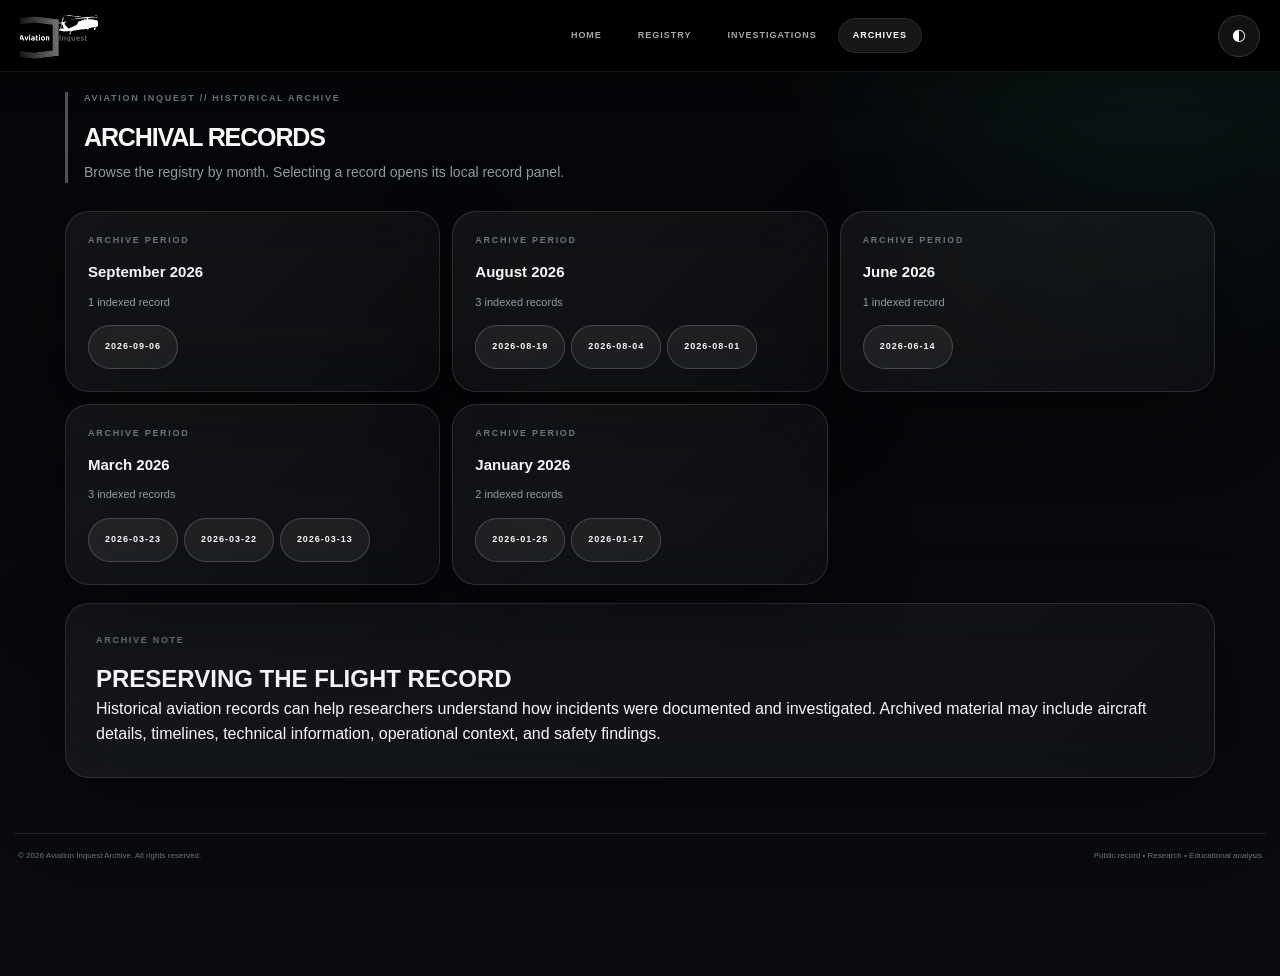
<file: archival-records.html>
<!DOCTYPE html>
<html lang="en">
<head>
<meta charset="UTF-8"><meta name="viewport" content="width=device-width,initial-scale=1.0"><title>Aviation Inquest | Archival Records</title><link rel="stylesheet" href="styles.css">
<style>
:root{--bg:#050608;--bg2:#090b0f;--text:#f7f8fa;--muted:#959ca7;--muted2:#6d747d;--panel:rgba(255,255,255,.055);--panel2:rgba(255,255,255,.03);--stroke:rgba(255,255,255,.12);--stroke2:rgba(255,255,255,.19);--shadow:0 24px 80px rgba(0,0,0,.42)}*{box-sizing:border-box}body{margin:0!important;min-height:100vh;background:radial-gradient(circle at 90% 0%,rgba(80,255,195,.07),transparent 25%),linear-gradient(180deg,var(--bg),var(--bg2))!important;color:var(--text)!important;overflow-x:hidden}.light-mode{--bg:#f4f7fa;--bg2:#e8edf3;--text:#11151b;--muted:#5e6773;--muted2:#7b8490;--panel:rgba(255,255,255,.82);--panel2:rgba(255,255,255,.62);--stroke:rgba(18,28,42,.11);--stroke2:rgba(18,28,42,.18);--shadow:0 24px 70px rgba(35,48,65,.12);background:linear-gradient(180deg,var(--bg),var(--bg2))!important}body>nav{position:sticky!important;top:0!important;z-index:9000!important;width:100%!important;height:72px!important;margin:0!important;padding:0 20px!important;display:flex!important;align-items:center!important;justify-content:space-between!important;background:#000!important;border-bottom:1px solid rgba(255,255,255,.08)!important;box-shadow:0 10px 35px rgba(0,0,0,.22)!important}.logo-area{flex:0 0 88px!important}.logo-area a{width:78px!important;height:46px!important;display:flex!important;align-items:center!important;overflow:hidden!important}.logo-image{width:88px!important;height:62px!important;object-fit:contain!important;transform:scale(1.08)!important}.nav-links{display:flex!important;gap:6px!important}.nav-links a{color:rgba(255,255,255,.65)!important;text-decoration:none!important;padding:10px 14px!important;border-radius:999px!important;font-size:9px!important;font-weight:900!important;letter-spacing:.11em!important}.nav-links a:hover,.nav-links a.active{color:#fff!important;background:rgba(255,255,255,.09)!important}.theme-toggle{width:42px;height:42px;border:1px solid rgba(255,255,255,.14);border-radius:50%;background:rgba(255,255,255,.07);color:#fff;cursor:pointer;font-size:16px}.container{width:min(1400px,calc(100% - 28px))!important;margin:20px auto 55px!important;padding:0!important}header{position:relative;z-index:2}header h1,header h2{color:var(--text)!important;letter-spacing:-.045em!important}header p{color:var(--muted)!important}.eyebrow{color:var(--muted2)!important;font-size:9px!important;font-weight:900!important;letter-spacing:.19em!important;margin-bottom:12px!important}.card-grid{position:relative;z-index:2;display:grid;grid-template-columns:repeat(3,minmax(0,1fr));gap:12px;margin-top:20px}.card,.glass-panel{position:relative;overflow:hidden;border:1px solid var(--stroke)!important;border-radius:24px!important;background:linear-gradient(135deg,var(--panel),var(--panel2))!important;box-shadow:var(--shadow)!important;backdrop-filter:blur(25px);-webkit-backdrop-filter:blur(25px)}.card{padding:22px}.card h3{margin:0 0 9px;color:var(--text);font-size:15px}.card p{margin:0;color:var(--muted);font-size:11px;line-height:1.7}.action-btn{display:inline-flex;align-items:center;justify-content:center;min-height:44px;padding:0 16px;border:1px solid var(--stroke2)!important;border-radius:999px;background:rgba(255,255,255,.06)!important;color:var(--text)!important;cursor:pointer;font-size:9px;font-weight:900;letter-spacing:.11em}.action-btn:hover{background:rgba(255,255,255,.11)!important;transform:translateY(-2px)}body>footer{position:relative!important;left:auto!important;right:auto!important;bottom:auto!important;width:min(1400px,calc(100% - 28px))!important;margin:0 auto 26px!important;padding:16px 4px!important;display:flex!important;justify-content:space-between!important;border-top:1px solid var(--stroke)!important;background:transparent!important;color:var(--muted2)!important;font-size:8px!important;box-shadow:none!important}.modal-backdrop{z-index:10000!important}.glass-panel{padding:30px!important;margin-top:18px!important}
@media(max-width:850px){.card-grid{grid-template-columns:repeat(2,minmax(0,1fr))}.nav-links{display:none!important}}
@media(max-width:600px){.logo-area{flex-basis:76px!important}.logo-area a{width:70px!important}.logo-image{width:78px!important;height:58px!important}body>nav{height:64px!important;padding:0 10px!important}.container{width:calc(100% - 14px)!important;margin-top:8px!important}.card-grid{grid-template-columns:1fr}.glass-panel{padding:22px!important}body>footer{flex-direction:column!important;align-items:flex-start!important}}
</style>
</head>
<body data-page="archive">
<nav><div class="logo-area"><a href="index.html"><img class="logo-image" src="assets/aviation-inquest-logo.png" alt="Aviation Inquest logo"></a></div><div class="nav-links"><a href="index.html" data-page="registry">HOME</a><a href="index.html#incident-registry">REGISTRY</a><a href="investigation-files.html" data-page="investigations">INVESTIGATIONS</a><a href="archival-records.html" data-page="archive">ARCHIVES</a></div><button id="themeToggle" class="theme-toggle" type="button">◐</button></nav>
<main class="container"><header><div class="eyebrow">AVIATION INQUEST // HISTORICAL ARCHIVE</div><h1>ARCHIVAL RECORDS</h1><p>Browse the registry by month. Selecting a record opens its local record panel.</p></header><div class="card-grid" id="archiveGrid"></div><section class="glass-panel"><div class="eyebrow">ARCHIVE NOTE</div><h2>PRESERVING THE FLIGHT RECORD</h2><p>Historical aviation records can help researchers understand how incidents were documented and investigated. Archived material may include aircraft details, timelines, technical information, operational context, and safety findings.</p></section></main>
<footer><div>&copy; 2026 Aviation Inquest Archive. All rights reserved.</div><div>Public record • Research • Educational analysis</div></footer>
<div class="modal-backdrop" id="modalBackdrop" onclick="if(event.target===this)closeModal()"><div class="modal"><div class="modal-head"><h2 id="modalTitle">Record</h2><button class="close" onclick="closeModal()">×</button></div><div class="modal-body" id="modalBody"></div></div></div><div class="toast" id="toast"></div>
<script src="app.js"></script>
<script>
document.addEventListener('DOMContentLoaded',()=>{const groups={};INCIDENTS.forEach(i=>(groups[i.archive]??=[]).push(i));const g=document.getElementById('archiveGrid');g.innerHTML=Object.entries(groups).map(([month,items])=>`<article class="card"><div class="eyebrow">ARCHIVE PERIOD</div><h3>${esc(month)}</h3><p>${items.length} indexed record${items.length===1?'':'s'}</p><div style="margin-top:10px">${items.map(i=>`<button class="action-btn" style="margin:4px 6px 0 0" onclick='openIncident(${JSON.stringify(i)})'>${esc(i.date)}</button>`).join('')}</div></article>`).join('');});
const t=document.getElementById('themeToggle');if(localStorage.getItem('aviation-inquest-theme')==='light'){document.body.classList.add('light-mode');t.textContent='☀';}t.addEventListener('click',()=>{const l=document.body.classList.toggle('light-mode');localStorage.setItem('aviation-inquest-theme',l?'light':'dark');t.textContent=l?'☀':'◐';});
</script>
</body></html>
</file>
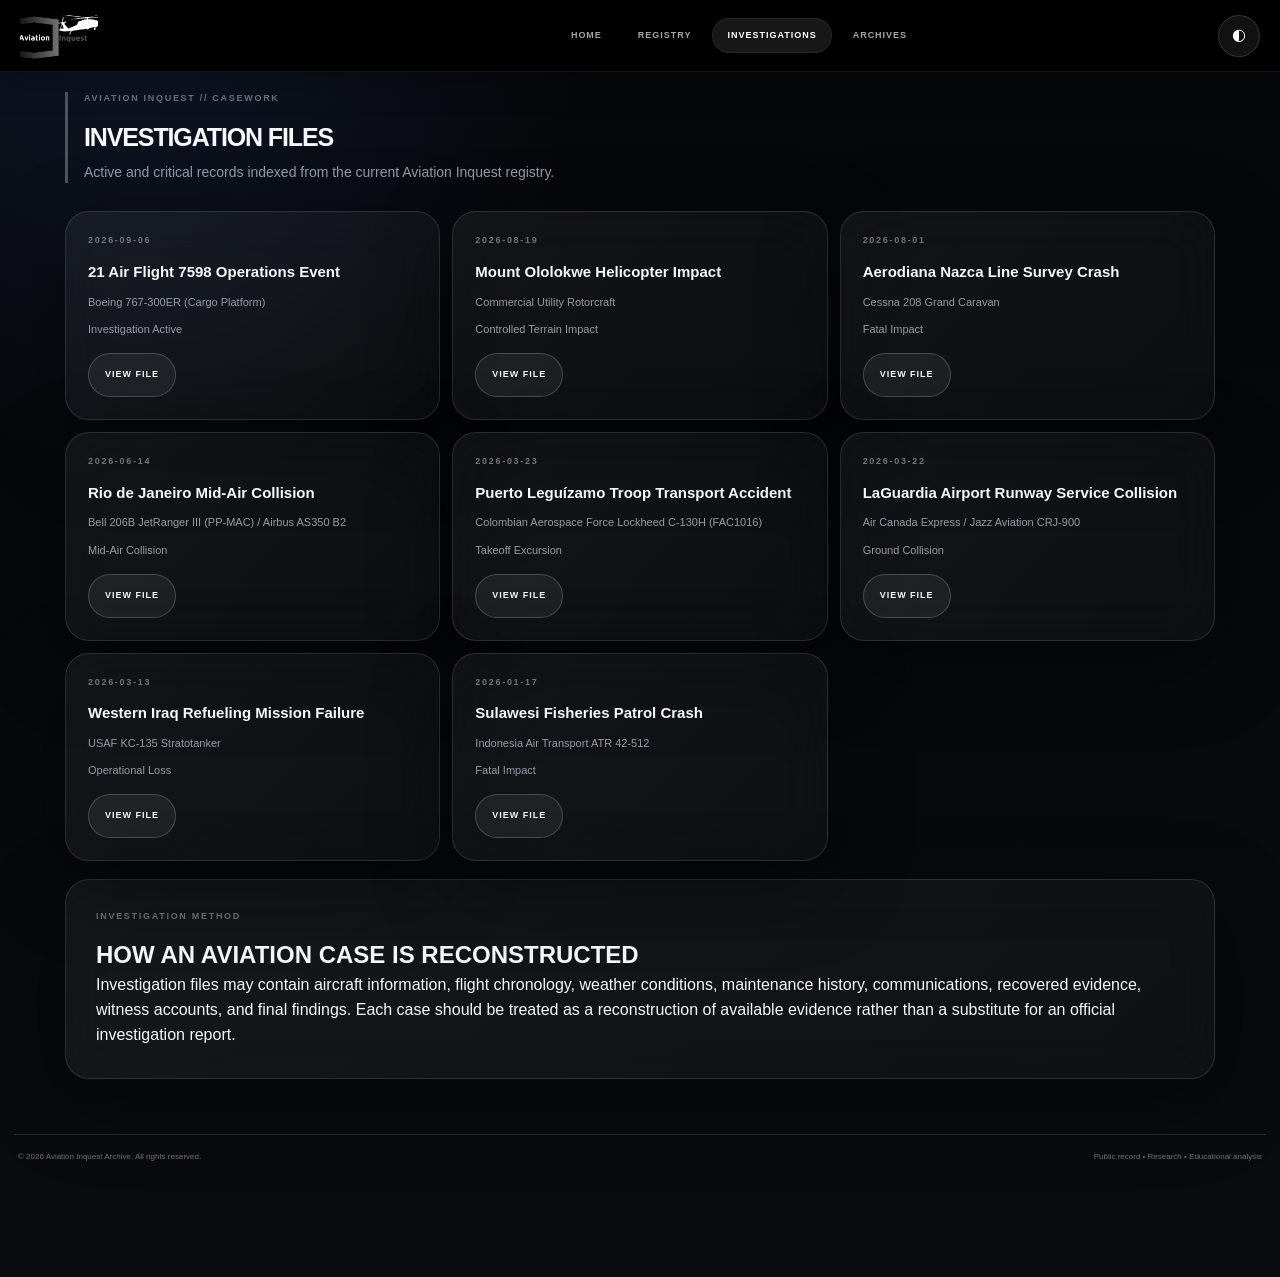
<file: investigation-files.html>
<!DOCTYPE html>
<html lang="en">
<head>
<meta charset="UTF-8"><meta name="viewport" content="width=device-width,initial-scale=1.0"><title>Aviation Inquest | Investigation Files</title><link rel="stylesheet" href="styles.css">
<style>
:root{--bg:#050608;--bg2:#090b0f;--text:#f7f8fa;--muted:#959ca7;--muted2:#6d747d;--panel:rgba(255,255,255,.055);--panel2:rgba(255,255,255,.03);--stroke:rgba(255,255,255,.12);--stroke2:rgba(255,255,255,.19);--green:#71ffd0;--shadow:0 24px 80px rgba(0,0,0,.42)}*{box-sizing:border-box}body{margin:0!important;min-height:100vh;background:radial-gradient(circle at 10% 0%,rgba(85,130,255,.12),transparent 28%),linear-gradient(180deg,var(--bg),var(--bg2))!important;color:var(--text)!important;overflow-x:hidden}.light-mode{--bg:#f4f7fa;--bg2:#e8edf3;--text:#11151b;--muted:#5e6773;--muted2:#7b8490;--panel:rgba(255,255,255,.82);--panel2:rgba(255,255,255,.62);--stroke:rgba(18,28,42,.11);--stroke2:rgba(18,28,42,.18);--shadow:0 24px 70px rgba(35,48,65,.12);background:linear-gradient(180deg,var(--bg),var(--bg2))!important}body>nav{position:sticky!important;top:0!important;z-index:9000!important;width:100%!important;height:72px!important;margin:0!important;padding:0 20px!important;display:flex!important;align-items:center!important;justify-content:space-between!important;background:#000!important;border-bottom:1px solid rgba(255,255,255,.08)!important;box-shadow:0 10px 35px rgba(0,0,0,.22)!important}.logo-area{flex:0 0 88px!important}.logo-area a{width:78px!important;height:46px!important;display:flex!important;align-items:center!important;overflow:hidden!important}.logo-image{width:88px!important;height:62px!important;object-fit:contain!important;transform:scale(1.08)!important}.nav-links{display:flex!important;gap:6px!important}.nav-links a{color:rgba(255,255,255,.65)!important;text-decoration:none!important;padding:10px 14px!important;border-radius:999px!important;font-size:9px!important;font-weight:900!important;letter-spacing:.11em!important}.nav-links a:hover,.nav-links a.active{color:#fff!important;background:rgba(255,255,255,.09)!important}.theme-toggle{width:42px;height:42px;border:1px solid rgba(255,255,255,.14);border-radius:50%;background:rgba(255,255,255,.07);color:#fff;cursor:pointer;font-size:16px}.container{width:min(1400px,calc(100% - 28px))!important;margin:20px auto 55px!important;padding:0!important}header{position:relative;z-index:2}header h1,header h2{color:var(--text)!important;letter-spacing:-.045em!important}header p{color:var(--muted)!important}.eyebrow{color:var(--muted2)!important;font-size:9px!important;font-weight:900!important;letter-spacing:.19em!important;margin-bottom:12px!important}.card-grid{position:relative;z-index:2;display:grid;grid-template-columns:repeat(3,minmax(0,1fr));gap:12px;margin-top:20px}.card,.glass-panel{position:relative;overflow:hidden;border:1px solid var(--stroke)!important;border-radius:24px!important;background:linear-gradient(135deg,var(--panel),var(--panel2))!important;box-shadow:var(--shadow)!important;backdrop-filter:blur(25px);-webkit-backdrop-filter:blur(25px)}.card{padding:22px}.card h3{margin:0 0 9px;color:var(--text);font-size:15px}.card p{margin:0;color:var(--muted);font-size:11px;line-height:1.7}.action-btn{display:inline-flex;align-items:center;justify-content:center;min-height:44px;padding:0 16px;border:1px solid var(--stroke2)!important;border-radius:999px;background:rgba(255,255,255,.06)!important;color:var(--text)!important;cursor:pointer;font-size:9px;font-weight:900;letter-spacing:.11em}.action-btn:hover{background:rgba(255,255,255,.11)!important;transform:translateY(-2px)}body>footer{position:relative!important;left:auto!important;right:auto!important;bottom:auto!important;width:min(1400px,calc(100% - 28px))!important;margin:0 auto 26px!important;padding:16px 4px!important;display:flex!important;justify-content:space-between!important;border-top:1px solid var(--stroke)!important;background:transparent!important;color:var(--muted2)!important;font-size:8px!important;box-shadow:none!important}.modal-backdrop{z-index:10000!important}.glass-panel{padding:30px!important;margin-top:18px!important}
@media(max-width:850px){.card-grid{grid-template-columns:repeat(2,minmax(0,1fr))}.nav-links{display:none!important}}
@media(max-width:600px){.logo-area{flex-basis:76px!important}.logo-area a{width:70px!important}.logo-image{width:78px!important;height:58px!important}body>nav{height:64px!important;padding:0 10px!important}.container{width:calc(100% - 14px)!important;margin-top:8px!important}.card-grid{grid-template-columns:1fr}.glass-panel{padding:22px!important}body>footer{flex-direction:column!important;align-items:flex-start!important}}
</style>
</head>
<body data-page="investigations">
<nav><div class="logo-area"><a href="index.html"><img class="logo-image" src="assets/aviation-inquest-logo.png" alt="Aviation Inquest logo"></a></div><div class="nav-links"><a href="index.html" data-page="registry">HOME</a><a href="index.html#incident-registry">REGISTRY</a><a href="investigation-files.html" data-page="investigations">INVESTIGATIONS</a><a href="archival-records.html" data-page="archive">ARCHIVES</a></div><button id="themeToggle" class="theme-toggle" type="button">◐</button></nav>
<main class="container"><header><div class="eyebrow">AVIATION INQUEST // CASEWORK</div><h1>INVESTIGATION FILES</h1><p>Active and critical records indexed from the current Aviation Inquest registry.</p></header><div class="card-grid" id="investigationGrid"></div><section class="glass-panel"><div class="eyebrow">INVESTIGATION METHOD</div><h2>HOW AN AVIATION CASE IS RECONSTRUCTED</h2><p>Investigation files may contain aircraft information, flight chronology, weather conditions, maintenance history, communications, recovered evidence, witness accounts, and final findings. Each case should be treated as a reconstruction of available evidence rather than a substitute for an official investigation report.</p></section></main>
<footer><div>&copy; 2026 Aviation Inquest Archive. All rights reserved.</div><div>Public record • Research • Educational analysis</div></footer>
<div class="modal-backdrop" id="modalBackdrop" onclick="if(event.target===this)closeModal()"><div class="modal"><div class="modal-head"><h2 id="modalTitle">Record</h2><button class="close" onclick="closeModal()">×</button></div><div class="modal-body" id="modalBody"></div></div></div><div class="toast" id="toast"></div>
<script src="app.js"></script>
<script>
document.addEventListener('DOMContentLoaded',()=>{const g=document.getElementById('investigationGrid');g.innerHTML=INCIDENTS.filter(i=>i.critical||i.classification==='Investigation Active').map(i=>`<article class="card"><div class="eyebrow">${esc(i.date)}</div><h3>${esc(i.title)}</h3><p>${esc(i.aircraft)}</p><p style="margin-top:9px">${esc(i.classification)}</p><button class="action-btn" style="margin-top:14px" onclick='openIncident(${JSON.stringify(i)})'>VIEW FILE</button></article>`).join('');});
const t=document.getElementById('themeToggle');if(localStorage.getItem('aviation-inquest-theme')==='light'){document.body.classList.add('light-mode');t.textContent='☀';}t.addEventListener('click',()=>{const l=document.body.classList.toggle('light-mode');localStorage.setItem('aviation-inquest-theme',l?'light':'dark');t.textContent=l?'☀':'◐';});
</script>
</body></html>
</file>
<file: styles.css>
:root{--bg:#08080a;--panel:#111116;--panel2:#17171d;--line:#29292f;--silver:#a1a1aa;--muted:#71717a;--white:#fff;--red:#ef4444}
*{box-sizing:border-box;margin:0;padding:0}
html{scroll-behavior:smooth}
body{font-family:-apple-system,BlinkMacSystemFont,"Segoe UI",Roboto,Helvetica,Arial,sans-serif;background:var(--bg);color:var(--white);line-height:1.55;min-height:100vh;padding-bottom:72px}
button,input{font:inherit}
button{cursor:pointer}
nav{height:74px;background:#000;border-bottom:1px solid var(--line);padding:0 34px;display:flex;align-items:center;justify-content:space-between;gap:25px;position:sticky;top:0;z-index:20}
.logo-area{display:flex;align-items:center;gap:12px;min-width:240px}
.logo-image{width:130px;height:52px;object-fit:contain;object-position:center}
.nav-links{display:flex;align-items:center;gap:5px;flex-wrap:wrap;justify-content:flex-end}
.nav-links a{color:var(--muted);text-decoration:none;font-size:13px;padding:9px 12px;border:1px solid transparent;border-radius:4px;transition:.18s}
.nav-links a:hover,.nav-links a.active{color:var(--white);background:#17171d;border-color:var(--line)}
.container{max-width:1150px;margin:42px auto;padding:0 22px}
header{margin-bottom:28px;border-left:3px solid #52525b;padding-left:16px}
header h1{font-size:25px;font-weight:650;letter-spacing:-.5px;margin-bottom:5px}
header p{color:var(--muted);font-size:14px}
.toolbar{display:flex;gap:10px;margin-bottom:18px;flex-wrap:wrap}
.search-wrap{position:relative;flex:1;min-width:260px}
.search-box{width:100%;background:var(--panel);border:1px solid var(--line);padding:14px 44px 14px 17px;color:var(--white);font-size:14px;outline:none;border-radius:4px;transition:.2s}
.search-box:focus{border-color:#62626a;box-shadow:0 0 0 2px rgba(255,255,255,.03)}
.clear-search{position:absolute;right:9px;top:50%;transform:translateY(-50%);border:0;background:transparent;color:var(--muted);font-size:18px;display:none}
.filter-btn,.action-btn{background:var(--panel);color:var(--silver);border:1px solid var(--line);padding:0 14px;border-radius:4px;min-height:46px}
.filter-btn:hover,.action-btn:hover,.filter-btn.active{color:var(--white);border-color:#5b5b64;background:var(--panel2)}
.registry-table{width:100%;border-collapse:collapse;background:var(--panel);border:1px solid var(--line)}
.registry-table th{background:#15151b;text-align:left;padding:13px 18px;font-size:11px;text-transform:uppercase;letter-spacing:1px;color:var(--muted);border-bottom:1px solid var(--line)}
.registry-table td{padding:15px 18px;font-size:13px;border-bottom:1px solid var(--line);vertical-align:middle}
.registry-row{transition:.15s;cursor:pointer}
.registry-row:hover{background:#1a1a21}
.date-cell{font-family:ui-monospace,SFMono-Regular,Consolas,monospace;color:var(--silver);white-space:nowrap}
.incident-title{font-weight:550;color:var(--white);margin-bottom:2px}
.aircraft-tag{font-size:11px;color:var(--muted);font-family:ui-monospace,SFMono-Regular,Consolas,monospace}
.status-badge{display:inline-block;font-size:10px;font-weight:650;padding:3px 8px;text-transform:uppercase;letter-spacing:.5px;background:#27272a;color:var(--silver);border-radius:2px}
.status-badge.critical{background:#2a1414;color:var(--red);border:1px solid #451a1a}
.doc-link{color:var(--silver);text-decoration:none;font-size:12px;display:inline-flex;align-items:center;gap:5px}
.doc-link:hover{color:var(--white);text-decoration:underline}
.empty{display:none;padding:42px;text-align:center;color:var(--muted);border:1px solid var(--line);border-top:0;background:var(--panel)}
.stats{display:flex;gap:10px;margin:0 0 20px;flex-wrap:wrap}
.stat{background:var(--panel);border:1px solid var(--line);padding:12px 16px;min-width:145px}
.stat strong{display:block;font-size:20px}.stat span{font-size:10px;color:var(--muted);text-transform:uppercase;letter-spacing:.7px}
.card-grid{display:grid;grid-template-columns:repeat(3,1fr);gap:12px}
.card{background:var(--panel);border:1px solid var(--line);padding:19px;border-radius:4px;transition:.15s}
.card:hover{border-color:#4a4a52;transform:translateY(-1px)}
.card h3{font-size:14px;margin-bottom:7px}.card p{font-size:12px;color:var(--muted);margin-bottom:14px}
.card .meta{font-size:11px;color:var(--silver)}
footer{position:fixed;bottom:0;left:0;width:100%;background:#0d0d10;border-top:1px solid var(--line);padding:11px 28px;font-size:10px;color:var(--muted);display:flex;justify-content:space-between;gap:20px;z-index:19}
.modal-backdrop{position:fixed;inset:0;background:rgba(0,0,0,.72);display:none;align-items:center;justify-content:center;padding:20px;z-index:50}
.modal{width:min(680px,100%);background:#101014;border:1px solid #3a3a42;box-shadow:0 25px 80px rgba(0,0,0,.55);border-radius:6px}
.modal-head{padding:17px 20px;border-bottom:1px solid var(--line);display:flex;justify-content:space-between;gap:15px}
.modal-head h2{font-size:16px}.close{background:transparent;border:0;color:var(--muted);font-size:22px}
.modal-body{padding:20px}.detail-grid{display:grid;grid-template-columns:130px 1fr;gap:10px;font-size:13px}.detail-grid b{color:var(--muted);font-weight:500}.detail-grid span{color:var(--white)}
.toast{position:fixed;right:20px;bottom:80px;background:#1b1b21;border:1px solid #45454d;color:var(--white);padding:11px 14px;border-radius:4px;font-size:12px;display:none;z-index:60}
@media(max-width:800px){nav{height:auto;padding:12px 18px;align-items:flex-start}.logo-image{width:105px}.nav-links{justify-content:flex-start}.container{margin-top:28px}.registry-table th:nth-child(3),.registry-table td:nth-child(3){display:none}.card-grid{grid-template-columns:1fr}.date-cell{white-space:normal}footer{position:static;flex-direction:column;margin-top:25px}}
</file>
